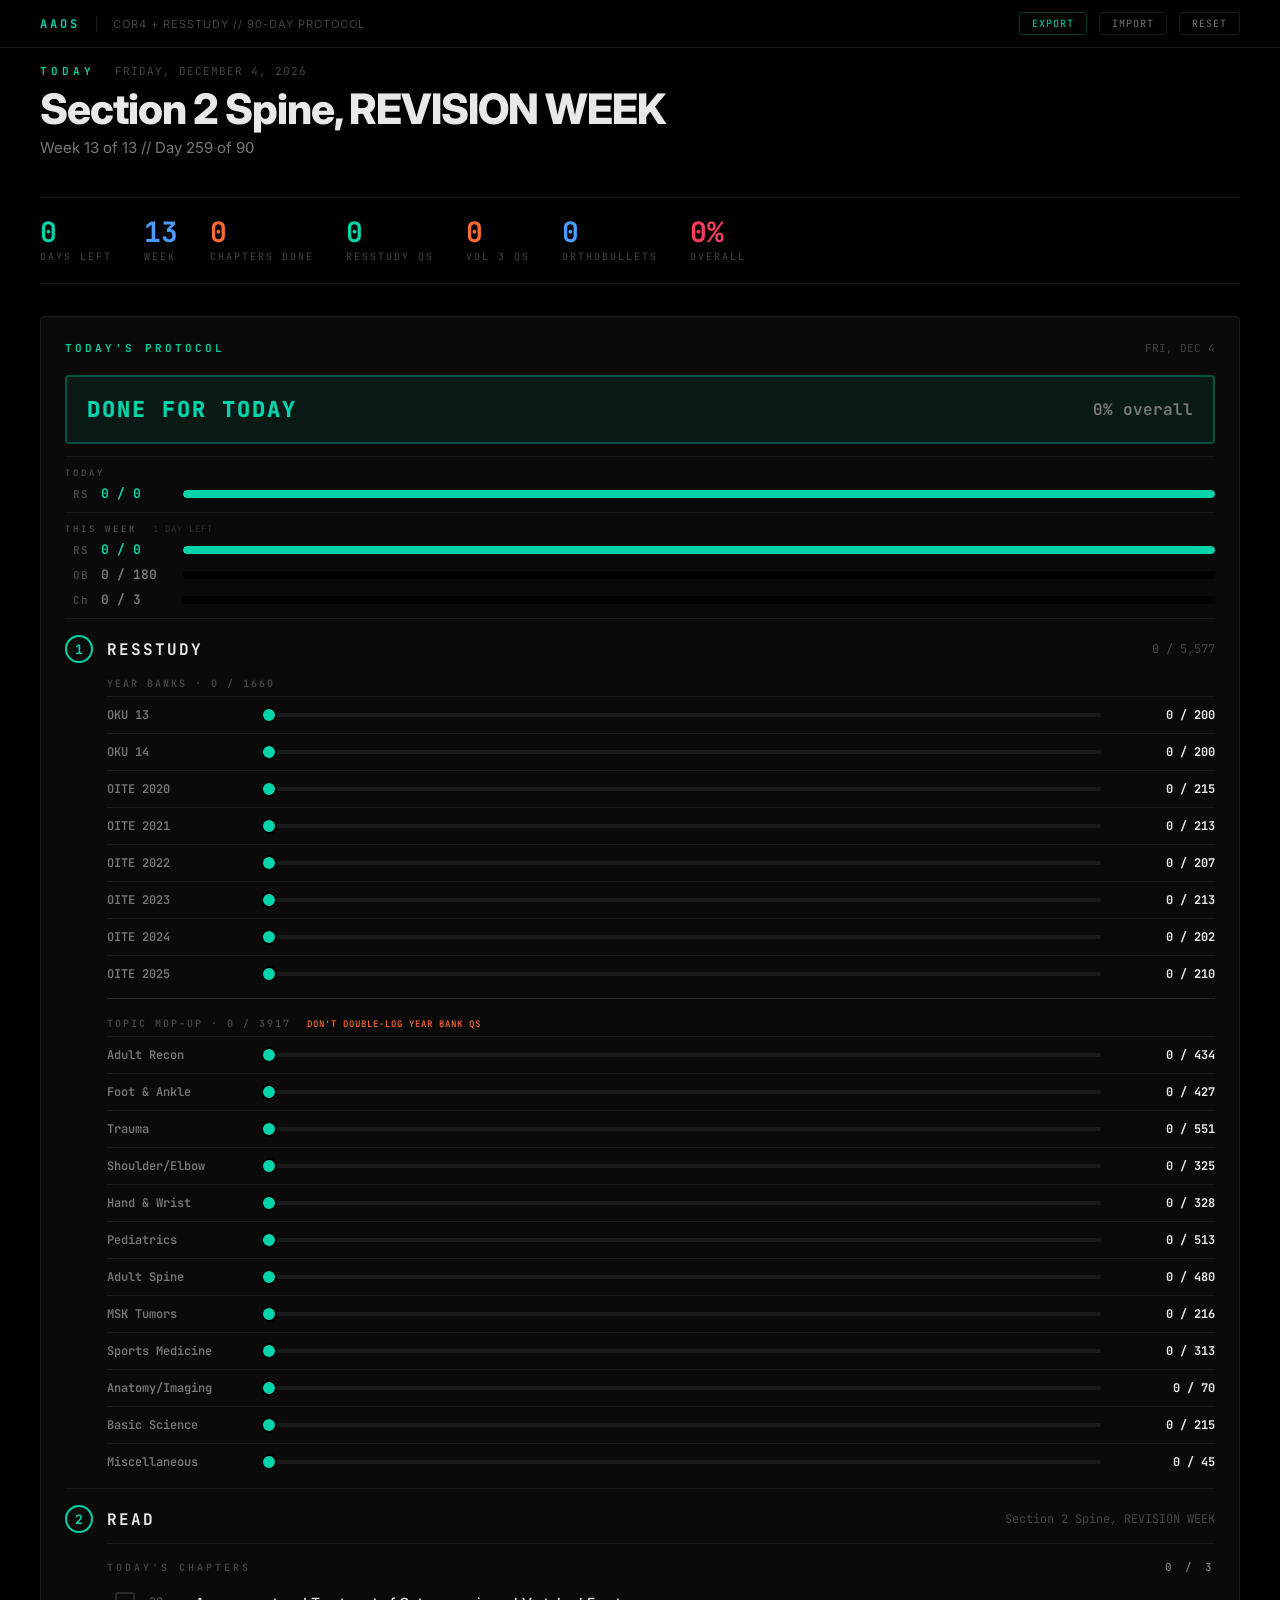
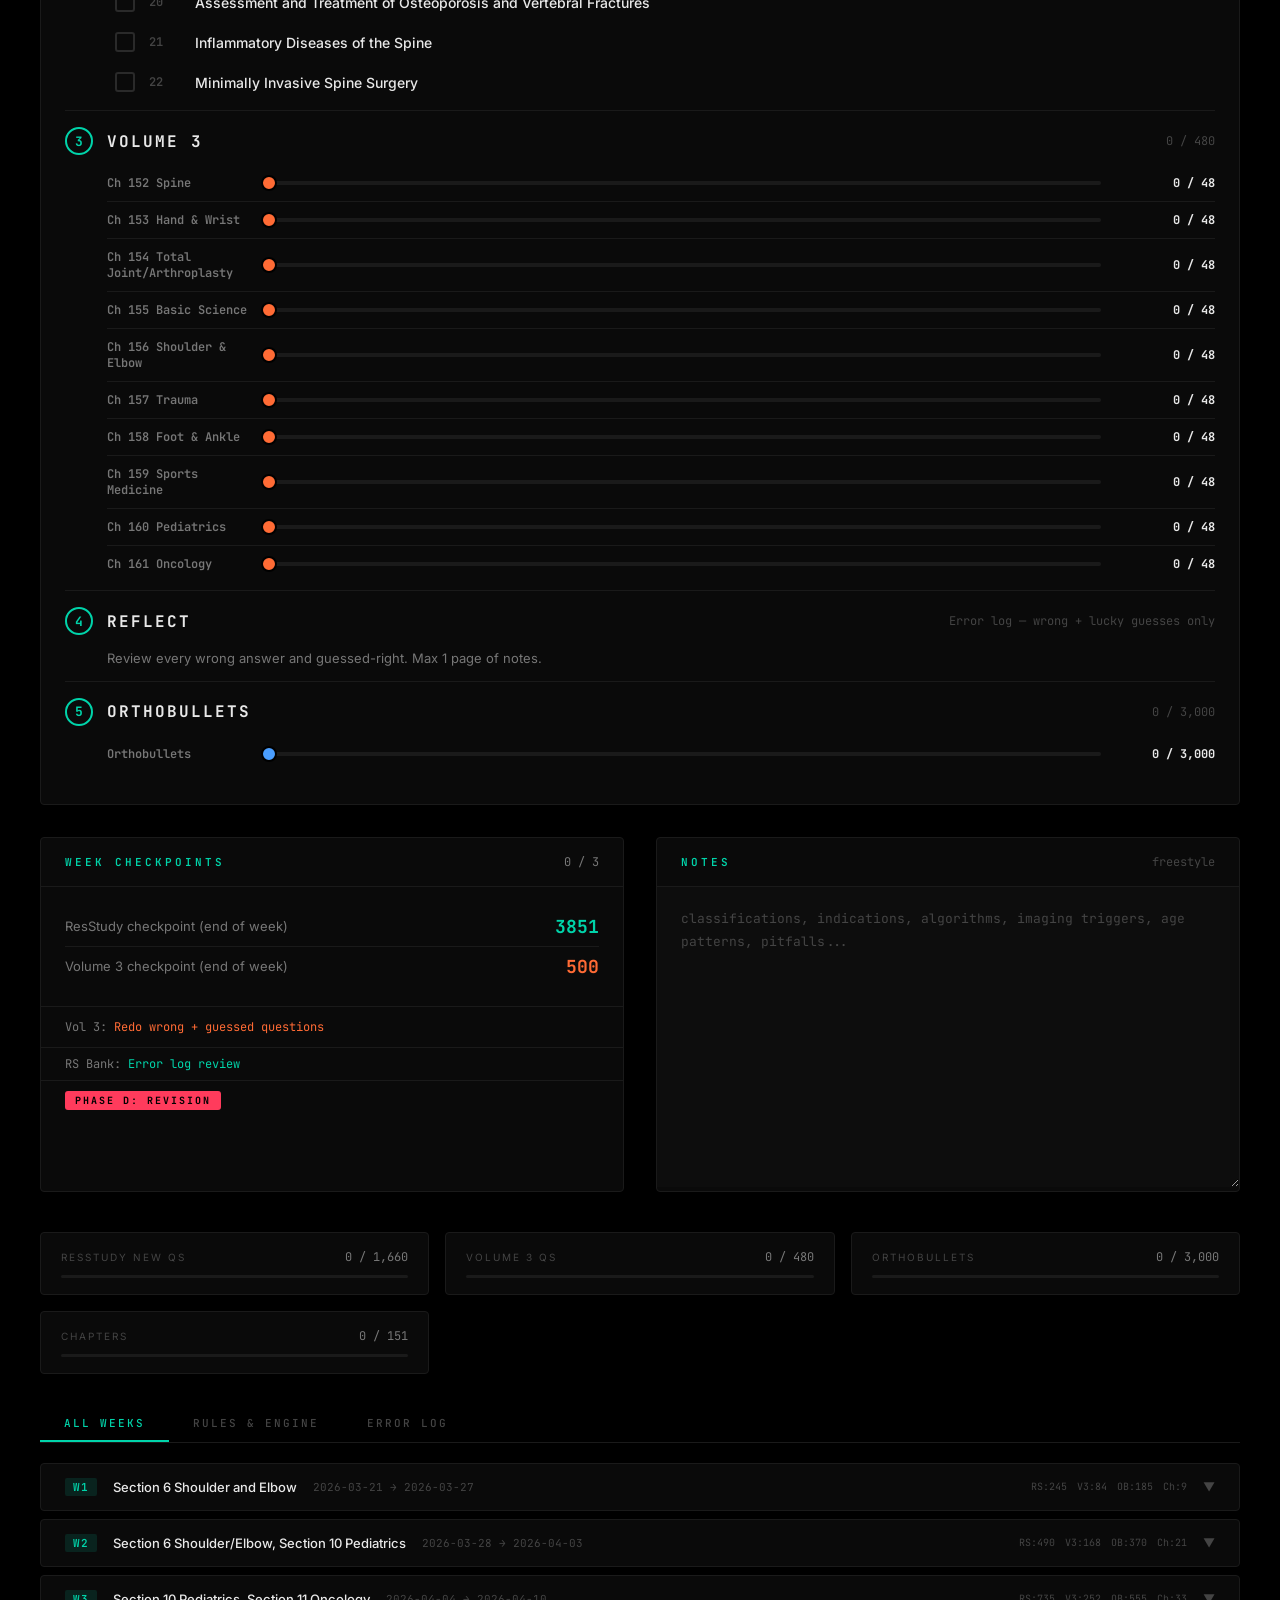
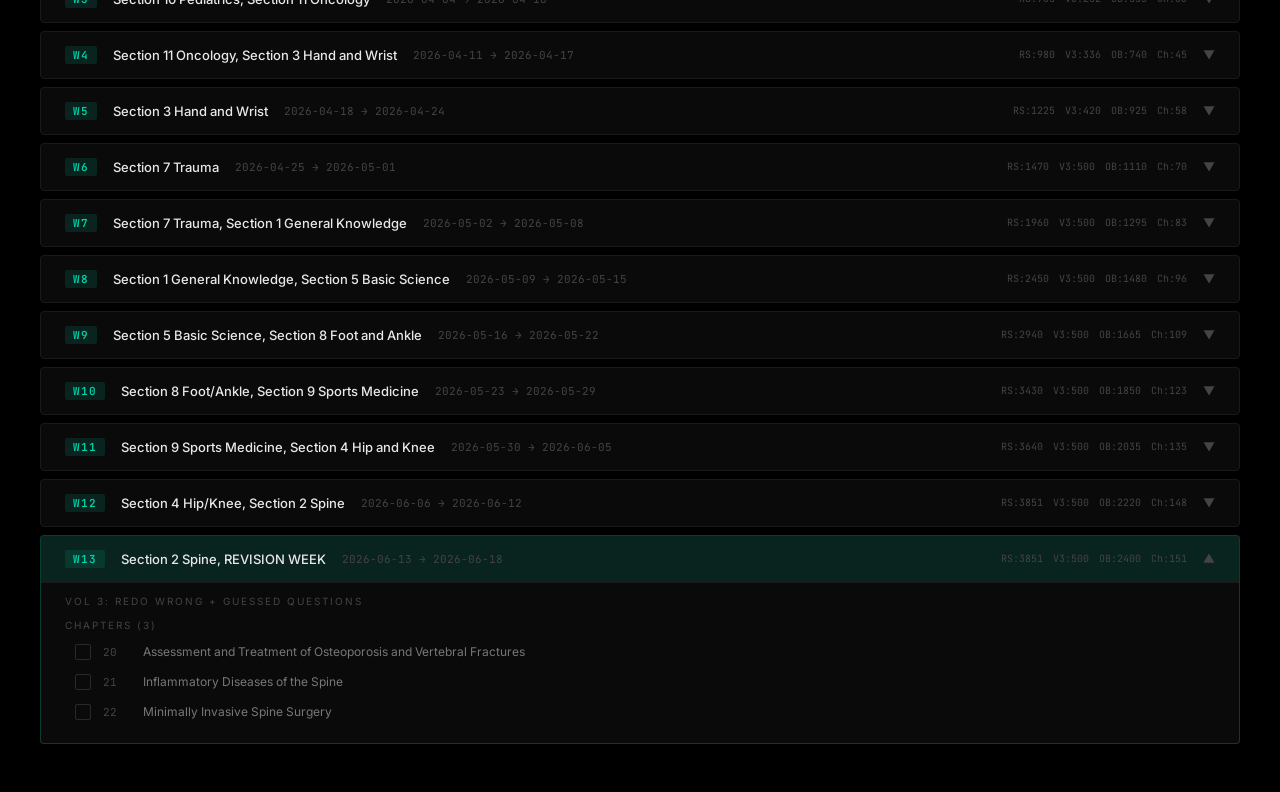
<file: index.html>
<!DOCTYPE html>
<html lang="en">
<head>
<meta charset="UTF-8">
<meta name="viewport" content="width=device-width, initial-scale=1.0">
<title>AAOS COR4 + ResStudy // 90-Day Tracker</title>
<style>
  @import url('https://fonts.googleapis.com/css2?family=Inter:wght@300;400;500;600;700;800;900&family=JetBrains+Mono:wght@400;500;600;700&display=swap');

  :root {
    --bg: #000000;
    --bg-card: #0a0a0a;
    --bg-input: #0d0d0d;
    --bg-hover: #111111;
    --border: #1a1a1a;
    --border-hover: #2a2a2a;
    --text: #e8e8e8;
    --text-dim: #777777;
    --text-muted: #444444;
    --accent: #00d4aa;
    --accent-dim: rgba(0,212,170,0.12);
    --accent-border: rgba(0,212,170,0.25);
    --warn: #ff6b35;
    --warn-dim: rgba(255,107,53,0.12);
    --danger: #ff3b5c;
    --danger-dim: rgba(255,59,92,0.12);
    --blue: #4a9eff;
    --blue-dim: rgba(74,158,255,0.12);
  }

  * { margin: 0; padding: 0; box-sizing: border-box; }
  body { background: var(--bg); color: var(--text); font-family: 'Inter', sans-serif; min-height: 100vh; }
  .mono { font-family: 'JetBrains Mono', monospace; }

  /* TOPBAR */
  .topbar {
    position: fixed; top: 0; left: 0; right: 0; z-index: 100;
    background: rgba(0,0,0,0.95); backdrop-filter: blur(20px);
    border-bottom: 1px solid var(--border);
    padding: 0 40px; height: 48px;
    display: flex; align-items: center; justify-content: space-between;
  }
  .topbar-left { display: flex; align-items: center; gap: 16px; }
  .topbar-logo {
    font-family: 'JetBrains Mono', monospace;
    font-weight: 700; font-size: 12px; color: var(--accent);
    letter-spacing: 3px; text-transform: uppercase;
  }
  .topbar-sep { width: 1px; height: 16px; background: var(--border); }
  .topbar-sub { font-size: 11px; color: var(--text-muted); letter-spacing: 1px; }
  .topbar-right { display: flex; align-items: center; gap: 12px; }
  .tb-btn {
    background: none; border: 1px solid var(--border); color: var(--text-dim);
    padding: 4px 12px; border-radius: 3px; font-size: 10px; cursor: pointer;
    font-family: 'JetBrains Mono', monospace; letter-spacing: 1px; text-transform: uppercase;
    transition: all 0.15s;
  }
  .tb-btn:hover { border-color: var(--text-dim); color: var(--text); }
  .tb-btn.accent { border-color: var(--accent-border); color: var(--accent); }
  .tb-btn.accent:hover { border-color: var(--accent); }

  /* LAYOUT */
  .shell { padding: 64px 40px 40px; max-width: 1600px; margin: 0 auto; }

  /* ===== TODAY HERO ===== */
  .today-hero { margin-bottom: 40px; }
  .today-date-row {
    display: flex; align-items: baseline; gap: 20px; margin-bottom: 8px;
  }
  .today-label {
    font-size: 11px; font-weight: 600; color: var(--accent);
    letter-spacing: 4px; text-transform: uppercase;
    font-family: 'JetBrains Mono', monospace;
  }
  .today-date {
    font-family: 'JetBrains Mono', monospace;
    font-size: 11px; color: var(--text-muted); letter-spacing: 1px;
  }
  .today-focus {
    font-size: 42px; font-weight: 800; color: var(--text);
    line-height: 1.1; margin-bottom: 6px; letter-spacing: -1px;
  }
  .today-section-sub {
    font-size: 15px; color: var(--text-dim); font-weight: 400;
    margin-bottom: 24px;
  }

  /* STATS ROW */
  .stats-row {
    display: flex; gap: 32px; margin-bottom: 32px;
    padding: 20px 0; border-top: 1px solid var(--border); border-bottom: 1px solid var(--border);
  }
  .stat-block {}
  .stat-num {
    font-family: 'JetBrains Mono', monospace;
    font-size: 28px; font-weight: 700; line-height: 1;
  }
  .stat-num.accent { color: var(--accent); }
  .stat-num.warn { color: var(--warn); }
  .stat-num.blue { color: var(--blue); }
  .stat-num.danger { color: var(--danger); }
  .stat-label {
    font-size: 10px; color: var(--text-muted);
    text-transform: uppercase; letter-spacing: 2px; margin-top: 4px;
    font-family: 'JetBrains Mono', monospace;
  }

  /* ===== TWO COLUMN LAYOUT ===== */
  .today-grid {
    display: grid; grid-template-columns: 1fr 1fr; gap: 32px;
    margin-bottom: 40px;
  }

  /* CHAPTERS PANEL */
  .panel {
    background: var(--bg-card);
    border: 1px solid var(--border);
    border-radius: 4px;
    overflow: hidden;
  }
  .panel-head {
    padding: 16px 24px;
    border-bottom: 1px solid var(--border);
    display: flex; align-items: center; justify-content: space-between;
  }
  .panel-title {
    font-size: 11px; font-weight: 600; color: var(--accent);
    letter-spacing: 3px; text-transform: uppercase;
    font-family: 'JetBrains Mono', monospace;
  }
  .panel-count {
    font-family: 'JetBrains Mono', monospace;
    font-size: 12px; color: var(--text-dim);
  }
  .panel-body { padding: 8px 0; }

  /* CHAPTER ITEMS */
  .ch-item {
    display: flex; align-items: center; gap: 16px;
    padding: 12px 24px; cursor: pointer;
    transition: background 0.1s;
  }
  .ch-item:hover { background: var(--bg-hover); }
  .ch-box {
    width: 22px; height: 22px; border: 2px solid var(--border-hover);
    border-radius: 3px; flex-shrink: 0;
    display: flex; align-items: center; justify-content: center;
    transition: all 0.15s;
  }
  .ch-box.on { background: var(--accent); border-color: var(--accent); }
  .ch-box.on::after { content: '\2713'; color: #000; font-size: 13px; font-weight: 800; }
  .ch-num {
    font-family: 'JetBrains Mono', monospace;
    font-size: 13px; color: var(--text-muted); width: 36px; flex-shrink: 0;
    font-weight: 600;
  }
  .ch-title { font-size: 15px; color: var(--text); font-weight: 500; line-height: 1.3; }
  .ch-item.done .ch-title { color: var(--text-muted); text-decoration: line-through; }

  /* QUESTION TARGETS */
  .q-targets {
    padding: 20px 24px;
    border-bottom: 1px solid var(--border);
  }
  .q-row {
    display: flex; align-items: center; justify-content: space-between;
    padding: 8px 0;
  }
  .q-row + .q-row { border-top: 1px solid var(--border); }
  .q-label { font-size: 13px; color: var(--text-dim); }
  .q-value {
    font-family: 'JetBrains Mono', monospace;
    font-size: 18px; font-weight: 700;
  }
  .q-value.accent { color: var(--accent); }
  .q-value.warn { color: var(--warn); }

  /* DAILY TARGETS */
  .daily-targets {
    padding: 0 24px 16px;
    border-bottom: 1px solid var(--border);
  }
  /* STATUS BANNER */
  .today-status {
    display: flex; justify-content: space-between; align-items: center;
    padding: 18px 20px; border-radius: 4px; margin-bottom: 12px;
  }
  .today-status.go {
    background: rgba(255,59,92,0.08); border: 2px solid rgba(255,59,92,0.3);
  }
  .today-status.good {
    background: rgba(0,212,170,0.08); border: 2px solid rgba(0,212,170,0.3);
  }
  .ts-label {
    font-family: 'JetBrains Mono', monospace;
    font-size: 22px; font-weight: 800; letter-spacing: 2px;
  }
  .today-status.go .ts-label { color: var(--danger); }
  .today-status.good .ts-label { color: var(--accent); }
  .ts-pct {
    font-family: 'JetBrains Mono', monospace;
    font-size: 16px; font-weight: 700; color: var(--text-dim);
  }
  /* TODAY BARS */
  .today-bars { display: flex; flex-direction: column; gap: 8px; margin-bottom: 10px; }
  .tb-row { display: flex; align-items: center; gap: 12px; }
  .tb-name {
    font-family: 'JetBrains Mono', monospace;
    font-size: 11px; font-weight: 700; color: var(--text-muted);
    width: 24px; text-align: right; letter-spacing: 1px;
  }
  .tb-nums {
    font-family: 'JetBrains Mono', monospace;
    font-size: 13px; font-weight: 700; color: var(--text-dim);
    width: 70px;
  }
  .tb-nums.ok { color: var(--accent); }
  .tb-bar {
    flex: 1; height: 8px; background: var(--bg); border-radius: 4px;
    overflow: hidden;
  }
  .tb-fill { height: 100%; border-radius: 4px; transition: width 0.3s; }
  .tb-section-label {
    font-family: 'JetBrains Mono', monospace;
    font-size: 9px; font-weight: 700; color: var(--text-muted);
    letter-spacing: 3px; text-transform: uppercase;
    padding: 10px 0 6px; margin-top: 6px;
    border-top: 1px solid var(--border);
  }
  .tb-section-label:first-of-type { border-top: none; margin-top: 0; }
  .tb-section-sub {
    font-weight: 400; color: var(--text-muted); letter-spacing: 1px;
    opacity: 0.6; margin-left: 8px;
  }

  /* TODAY CHAPTERS (inside log-today) */
  .lt-ch-head {
    font-size: 10px; font-weight: 600; color: var(--text-muted);
    letter-spacing: 3px; text-transform: uppercase;
    font-family: 'JetBrains Mono', monospace;
    padding: 16px 0 8px; margin-top: 8px;
    border-top: 1px solid var(--border);
    display: flex; justify-content: space-between; align-items: center;
  }
  .lt-ch-count {
    font-size: 11px; color: var(--text-dim);
    font-family: 'JetBrains Mono', monospace;
  }
  .lt-ch {
    display: flex; align-items: center; gap: 14px;
    padding: 10px 8px; border-radius: 3px; cursor: pointer;
    transition: background 0.1s;
  }
  .lt-ch:hover { background: var(--bg-hover); }
  .lt-ch-box {
    width: 20px; height: 20px; border: 2px solid var(--border-hover);
    border-radius: 3px; flex-shrink: 0;
    display: flex; align-items: center; justify-content: center;
    transition: all 0.15s;
  }
  .lt-ch-box.on { background: var(--accent); border-color: var(--accent); }
  .lt-ch-box.on::after { content: '\2713'; color: #000; font-size: 12px; font-weight: 800; }
  .lt-ch-num {
    font-family: 'JetBrains Mono', monospace;
    font-size: 12px; color: var(--text-muted); width: 32px; flex-shrink: 0; font-weight: 600;
  }
  .lt-ch-title { font-size: 14px; color: var(--text); font-weight: 500; }
  .lt-ch.done .lt-ch-title { color: var(--text-muted); text-decoration: line-through; }

  /* 4R STEPS */
  .r-step {
    border-top: 1px solid var(--border);
    padding: 16px 0 8px;
  }
  .r-step-head {
    display: flex; align-items: center; gap: 14px; margin-bottom: 10px;
  }
  .r-step-num {
    width: 28px; height: 28px; border-radius: 50%;
    border: 2px solid var(--accent); color: var(--accent);
    font-family: 'JetBrains Mono', monospace; font-weight: 700; font-size: 13px;
    display: flex; align-items: center; justify-content: center; flex-shrink: 0;
  }
  .r-step-name {
    font-family: 'JetBrains Mono', monospace; font-weight: 700;
    font-size: 16px; color: var(--text); text-transform: uppercase;
    letter-spacing: 2px;
  }
  .r-step-desc {
    font-size: 12px; color: var(--text-muted); margin-left: auto;
    font-family: 'JetBrains Mono', monospace;
  }
  .r-step-body { padding-left: 42px; }
  .r-range-info {
    font-family: 'JetBrains Mono', monospace;
    font-size: 20px; font-weight: 700; color: var(--accent);
    padding: 4px 0 8px; letter-spacing: 1px;
  }
  .r-reflect-note {
    font-size: 13px; color: var(--text-dim);
    font-family: 'Inter', sans-serif; line-height: 1.5; padding: 4px 0;
  }

  /* LOG TODAY */
  .log-today {
    background: var(--bg-card); border: 1px solid var(--border);
    border-radius: 4px; padding: 24px; margin-bottom: 32px;
  }
  .log-today-head {
    display: flex; align-items: center; justify-content: space-between;
    margin-bottom: 20px;
  }
  .log-today-title {
    font-size: 11px; font-weight: 600; color: var(--accent);
    letter-spacing: 3px; text-transform: uppercase;
    font-family: 'JetBrains Mono', monospace;
  }
  .log-today-day {
    font-size: 11px; color: var(--text-muted);
    font-family: 'JetBrains Mono', monospace;
  }
  .slider-row {
    display: flex; align-items: center; gap: 16px;
    padding: 12px 0;
  }
  .slider-row + .slider-row { border-top: 1px solid var(--border); }
  .slider-label {
    font-size: 12px; color: var(--text-dim); width: 120px; flex-shrink: 0;
  }
  .slider-wrap { flex: 1; position: relative; }
  .slider-input {
    -webkit-appearance: none; appearance: none;
    width: 100%; height: 4px; background: var(--border);
    border-radius: 2px; outline: none; cursor: pointer;
  }
  .slider-input::-webkit-slider-thumb {
    -webkit-appearance: none; appearance: none;
    width: 18px; height: 18px; border-radius: 50%;
    cursor: pointer; border: 2px solid #000;
  }
  .slider-input.accent-slider::-webkit-slider-thumb { background: var(--accent); }
  .slider-input.warn-slider::-webkit-slider-thumb { background: var(--warn); }
  .slider-input.ob-slider::-webkit-slider-thumb { background: var(--blue); }
  .slider-input::-moz-range-thumb {
    width: 18px; height: 18px; border-radius: 50%;
    cursor: pointer; border: 2px solid #000;
  }
  .slider-input.accent-slider::-moz-range-thumb { background: var(--accent); }
  .slider-input.warn-slider::-moz-range-thumb { background: var(--warn); }
  .slider-input.ob-slider::-moz-range-thumb { background: var(--blue); }
  .bank-slider {
    display: grid;
    grid-template-columns: 140px 1fr 100px;
    align-items: center; gap: 14px;
    padding: 10px 0;
    border-top: 1px solid var(--border);
  }
  .bank-slider:first-child { border-top: none; }
  .bank-section-label {
    font-family: 'JetBrains Mono', monospace;
    font-size: 10px; font-weight: 700; letter-spacing: 2px;
    color: var(--text-muted); text-transform: uppercase;
    padding: 18px 0 6px;
    border-top: 1px solid var(--border-hover);
    margin-top: 6px;
  }
  .bank-section-label:first-child {
    border-top: none; margin-top: 0; padding-top: 4px;
  }
  .bank-section-hint {
    color: var(--warn); font-weight: 500; font-size: 9px;
    letter-spacing: 1px; margin-left: 8px;
  }
  .bank-name {
    font-size: 12px; color: var(--text-dim); font-weight: 600;
    font-family: 'JetBrains Mono', monospace;
  }
  .bank-slider input[type=range] {
    width: 100%; height: 4px;
    -webkit-appearance: none; appearance: none;
    background: var(--border); border-radius: 2px; outline: none;
  }
  .bank-slider input[type=range]::-webkit-slider-thumb {
    -webkit-appearance: none; appearance: none;
    width: 16px; height: 16px; border-radius: 50%;
    cursor: pointer; border: 2px solid #000;
  }
  .bank-slider input[type=range]::-moz-range-thumb {
    width: 16px; height: 16px; border-radius: 50%;
    cursor: pointer; border: 2px solid #000;
  }
  .bank-slider[data-type=rs] input::-webkit-slider-thumb { background: var(--accent); }
  .bank-slider[data-type=rs] input::-moz-range-thumb { background: var(--accent); }
  .bank-slider[data-type=v3] input::-webkit-slider-thumb { background: var(--warn); }
  .bank-slider[data-type=v3] input::-moz-range-thumb { background: var(--warn); }
  .bank-slider[data-type=ob] input::-webkit-slider-thumb { background: var(--blue); }
  .bank-slider[data-type=ob] input::-moz-range-thumb { background: var(--blue); }
  .bank-count {
    font-family: 'JetBrains Mono', monospace;
    font-size: 12px; color: var(--text); font-weight: 700;
    text-align: right;
  }
  .bank-slider.done .bank-count { color: var(--accent); }
  .slider-val {
    font-family: 'JetBrains Mono', monospace;
    font-size: 22px; font-weight: 700; width: 56px;
    text-align: right; flex-shrink: 0;
  }
  .slider-val.accent { color: var(--accent); }
  .slider-val.warn { color: var(--warn); }
  .slider-max {
    font-family: 'JetBrains Mono', monospace;
    font-size: 10px; color: var(--text-muted); width: 40px; text-align: right;
    flex-shrink: 0;
  }

  /* NOTE CANVAS */
  .note-canvas {
    width: 100%; min-height: 300px;
    background: var(--bg-input); border: none;
    padding: 20px 24px;
    font-family: 'JetBrains Mono', monospace;
    font-size: 13px; color: var(--text); line-height: 1.8;
    resize: vertical; outline: none;
  }
  .note-canvas::placeholder { color: var(--text-muted); }
  .note-canvas:focus { background: #0f0f0f; }

  /* V3 FOCUS */
  .v3-focus {
    padding: 12px 24px;
    border-bottom: 1px solid var(--border);
    font-size: 12px; color: var(--text-dim);
    font-family: 'JetBrains Mono', monospace;
  }
  .v3-focus span { color: var(--warn); }
  .rs-source {
    padding: 8px 24px;
    border-bottom: 1px solid var(--border);
    font-size: 12px; color: var(--text-dim);
    font-family: 'JetBrains Mono', monospace;
  }
  .rs-source span { color: var(--accent); }
  .phase-badge {
    padding: 10px 24px;
    font-size: 11px; font-weight: 700; color: var(--text-muted);
    letter-spacing: 3px; text-transform: uppercase;
    font-family: 'JetBrains Mono', monospace;
  }
  .phase-badge .ph-label {
    display: inline-block; padding: 3px 10px; border-radius: 3px;
    font-size: 10px; letter-spacing: 2px;
  }
  .phase-badge .ph-A { background: var(--accent); color: #000; }
  .phase-badge .ph-B { background: var(--blue); color: #000; }
  .phase-badge .ph-C { background: var(--warn); color: #000; }
  .phase-badge .ph-D { background: var(--danger); color: #000; }

  /* ===== DAILY INPUT ROW ===== */
  /* ===== PROGRESS BARS ===== */
  .progress-strip {
    display: grid; grid-template-columns: repeat(3, 1fr); gap: 16px;
    margin-bottom: 32px;
  }
  .prog-card {
    background: var(--bg-card); border: 1px solid var(--border);
    border-radius: 4px; padding: 16px 20px;
  }
  .prog-head {
    display: flex; justify-content: space-between; align-items: center;
    margin-bottom: 10px;
  }
  .prog-title {
    font-size: 10px; color: var(--text-muted);
    text-transform: uppercase; letter-spacing: 2px;
  }
  .prog-count {
    font-family: 'JetBrains Mono', monospace;
    font-size: 12px; color: var(--text-dim);
  }
  .prog-bar { height: 3px; background: var(--border); border-radius: 2px; overflow: hidden; }
  .prog-fill { height: 100%; border-radius: 2px; transition: width 0.5s; }
  .prog-fill.accent { background: var(--accent); }
  .prog-fill.warn { background: var(--warn); }
  .prog-fill.blue { background: var(--blue); }

  /* ===== TABS ===== */
  .tabs { display: flex; gap: 0; border-bottom: 1px solid var(--border); margin-bottom: 0; }
  .tab {
    padding: 10px 24px; font-size: 11px; color: var(--text-muted);
    text-transform: uppercase; letter-spacing: 2px; cursor: pointer;
    border: none; background: none; border-bottom: 2px solid transparent;
    transition: all 0.15s; font-family: 'JetBrains Mono', monospace; font-weight: 500;
  }
  .tab:hover { color: var(--text-dim); }
  .tab.active { color: var(--accent); border-bottom-color: var(--accent); }
  .tab-content { display: none; }
  .tab-content.active { display: block; }

  /* WEEK CARDS */
  .weeks-grid { padding-top: 20px; }
  .wk-card {
    background: var(--bg-card); border: 1px solid var(--border);
    border-radius: 4px; margin-bottom: 8px; overflow: hidden;
  }
  .wk-card.current { border-color: var(--accent-border); }
  .wk-card.current .wk-head { background: var(--accent-dim); }
  .wk-head {
    display: flex; align-items: center; justify-content: space-between;
    padding: 14px 24px; cursor: pointer; user-select: none;
  }
  .wk-head-left { display: flex; align-items: center; gap: 16px; }
  .wk-num {
    font-family: 'JetBrains Mono', monospace;
    font-size: 11px; color: var(--accent);
    background: var(--accent-dim); padding: 2px 8px; border-radius: 2px;
    letter-spacing: 1px; font-weight: 600;
  }
  .wk-focus { font-size: 13px; color: var(--text); font-weight: 500; }
  .wk-dates { font-size: 11px; color: var(--text-muted); font-family: 'JetBrains Mono', monospace; }
  .wk-head-right { display: flex; align-items: center; gap: 16px; }
  .wk-targets {
    display: flex; gap: 10px;
    font-family: 'JetBrains Mono', monospace; font-size: 10px; color: var(--text-muted);
  }
  .chevron { color: var(--text-muted); font-size: 12px; transition: transform 0.2s; }
  .wk-card.open .chevron { transform: rotate(180deg); }
  .wk-body { display: none; padding: 0 24px 16px; border-top: 1px solid var(--border); }
  .wk-card.open .wk-body { display: block; }
  .wk-section-label {
    font-size: 10px; color: var(--text-muted);
    text-transform: uppercase; letter-spacing: 2px; margin: 12px 0 6px;
  }
  .wk-ch {
    display: flex; align-items: center; gap: 12px;
    padding: 7px 10px; border-radius: 3px; transition: background 0.1s;
  }
  .wk-ch:hover { background: var(--bg-hover); }
  .wk-ch-box {
    width: 16px; height: 16px; border: 1.5px solid var(--border-hover);
    border-radius: 2px; flex-shrink: 0; cursor: pointer;
    display: flex; align-items: center; justify-content: center;
    transition: all 0.15s;
  }
  .wk-ch-box.on { background: var(--accent); border-color: var(--accent); }
  .wk-ch-box.on::after { content: '\2713'; color: #000; font-size: 10px; font-weight: 800; }
  .wk-ch-num {
    font-family: 'JetBrains Mono', monospace;
    font-size: 11px; color: var(--text-muted); width: 28px; flex-shrink: 0;
  }
  .wk-ch-title { font-size: 12px; color: var(--text-dim); }
  .wk-ch.done .wk-ch-title { color: var(--text-muted); text-decoration: line-through; }

  /* DAILY LOG */
  .daily-log-grid { padding-top: 20px; }
  .dl-week {
    background: var(--bg-card); border: 1px solid var(--border);
    border-radius: 4px; padding: 20px 24px; margin-bottom: 12px;
  }
  .dl-week-title {
    font-size: 11px; color: var(--accent);
    letter-spacing: 3px; text-transform: uppercase;
    font-family: 'JetBrains Mono', monospace; font-weight: 600;
    margin-bottom: 4px;
  }
  .dl-week-meta {
    font-size: 11px; color: var(--text-muted);
    font-family: 'JetBrains Mono', monospace; margin-bottom: 12px;
  }
  .dl-grid {
    display: grid; grid-template-columns: repeat(7, 1fr); gap: 8px;
  }
  .dl-cell {
    background: var(--bg); border: 1px solid var(--border);
    border-radius: 3px; padding: 10px; text-align: center; min-height: 80px;
  }
  .dl-cell.today { border-color: var(--accent-border); }
  .dl-day { font-size: 9px; color: var(--text-muted); text-transform: uppercase; letter-spacing: 1px; margin-bottom: 2px; }
  .dl-date {
    font-family: 'JetBrains Mono', monospace;
    font-size: 13px; color: var(--text-dim); margin-bottom: 6px; font-weight: 600;
  }
  .dl-input {
    background: var(--bg-input); border: 1px solid var(--border);
    border-radius: 2px; padding: 4px; width: 100%; text-align: center;
    font-family: 'JetBrains Mono', monospace; font-size: 11px;
    color: var(--text); outline: none; margin-bottom: 3px;
  }
  .dl-input:focus { border-color: var(--accent-border); }
  .dl-input::placeholder { color: var(--text-muted); font-size: 9px; }

  /* RULES */
  .rules-panel { padding-top: 20px; }
  .rule-section {
    background: var(--bg-card); border: 1px solid var(--border);
    border-radius: 4px; padding: 24px; margin-bottom: 12px;
  }
  .rule-section-title {
    font-size: 11px; color: var(--accent);
    text-transform: uppercase; letter-spacing: 3px; margin-bottom: 16px;
    font-weight: 600; font-family: 'JetBrains Mono', monospace;
  }
  .rule-item {
    display: flex; align-items: flex-start; gap: 12px;
    padding: 8px 0; border-bottom: 1px solid var(--border);
  }
  .rule-item:last-child { border-bottom: none; }
  .rule-dot { width: 4px; height: 4px; background: var(--accent); border-radius: 50%; margin-top: 7px; flex-shrink: 0; }
  .rule-text { font-size: 13px; color: var(--text-dim); line-height: 1.6; }

  .engine-table { width: 100%; border-collapse: collapse; font-size: 12px; }
  .engine-table th {
    text-align: left; font-size: 10px; color: var(--text-muted);
    text-transform: uppercase; letter-spacing: 1px; padding: 8px 12px;
    border-bottom: 1px solid var(--border); font-weight: 500;
  }
  .engine-table td {
    padding: 10px 12px; border-bottom: 1px solid var(--border);
    color: var(--text-dim); font-family: 'JetBrains Mono', monospace; font-size: 11px;
  }
  .engine-table tr:last-child td { border-bottom: none; }
  .engine-label { font-family: 'Inter', sans-serif !important; font-weight: 500; color: var(--text) !important; }
  .etag { display: inline-block; padding: 2px 8px; border-radius: 2px; font-size: 10px; font-weight: 600; font-family: 'JetBrains Mono', monospace; letter-spacing: 1px; }
  .etag.heavy { background: var(--accent-dim); color: var(--accent); }
  .etag.standard { background: var(--blue-dim); color: var(--blue); }
  .etag.slow { background: var(--warn-dim); color: var(--warn); }
  .etag.rescue { background: var(--danger-dim); color: var(--danger); }

  .section-order { display: flex; flex-wrap: wrap; gap: 6px; margin-top: 12px; }
  .s-pill {
    display: flex; align-items: center; gap: 6px;
    background: var(--bg); border: 1px solid var(--border);
    border-radius: 3px; padding: 5px 10px; font-size: 11px; color: var(--text-dim);
  }
  .s-pill .n { font-family: 'JetBrains Mono', monospace; font-size: 9px; color: var(--text-muted); }
  .s-pill.done { border-color: var(--accent-border); }
  .s-pill.done .n { color: var(--accent); }
  .s-pill.now { border-color: var(--accent); background: var(--accent-dim); }
  .s-pill.now .n { color: var(--accent); }
  .s-arrow { color: var(--text-muted); font-size: 10px; }

  /* ERROR LOG */
  .error-log { padding: 0; }
  .el-dump-head {
    display: flex; align-items: center; justify-content: space-between;
    margin-bottom: 12px;
  }
  .el-title {
    font-size: 11px; color: var(--danger);
    text-transform: uppercase; letter-spacing: 3px;
    font-weight: 600; font-family: 'JetBrains Mono', monospace;
  }
  .el-stats {
    display: flex; gap: 16px; font-family: 'JetBrains Mono', monospace; font-size: 12px;
  }
  .el-stat { color: var(--text-dim); }
  .el-stat b { font-weight: 700; }
  .el-stat.wrong b { color: var(--danger); }
  .el-stat.guessed b { color: var(--warn); }
  .el-dump-area {
    width: 100%; min-height: 140px; background: var(--bg-input);
    border: 1px solid var(--border); border-radius: 3px;
    padding: 12px; font-family: 'JetBrains Mono', monospace;
    font-size: 11px; color: var(--text); resize: vertical;
    outline: none; line-height: 1.5;
  }
  .el-dump-area:focus { border-color: var(--danger); }
  .el-dump-area::placeholder { color: var(--text-muted); }
  .el-btns {
    display: flex; gap: 10px; margin-top: 10px;
  }
  .el-btn {
    flex: 1; padding: 10px; border: 1px solid var(--border);
    border-radius: 3px; background: var(--bg-input); cursor: pointer;
    font-family: 'JetBrains Mono', monospace; font-size: 12px;
    font-weight: 700; letter-spacing: 2px; text-transform: uppercase;
    transition: all 0.15s;
  }
  .el-btn.wrong { color: var(--danger); }
  .el-btn.wrong:hover { background: var(--danger-dim); border-color: var(--danger); }
  .el-btn.guessed { color: var(--warn); }
  .el-btn.guessed:hover { background: var(--warn-dim); border-color: var(--warn); }
  .el-btn.export-md { color: var(--accent); flex: 0; padding: 10px 20px; }
  .el-btn.export-md:hover { background: var(--accent-dim); border-color: var(--accent); }
  .el-entries { margin-top: 20px; }
  .el-entry {
    border: 1px solid var(--border); border-radius: 3px;
    padding: 14px; margin-bottom: 8px; background: var(--bg-input);
  }
  .el-entry-head {
    display: flex; align-items: center; gap: 10px; margin-bottom: 8px;
  }
  .el-tag {
    font-family: 'JetBrains Mono', monospace; font-size: 10px;
    font-weight: 700; letter-spacing: 1px; text-transform: uppercase;
    padding: 2px 8px; border-radius: 2px;
  }
  .el-tag.wrong { color: var(--danger); background: var(--danger-dim); }
  .el-tag.guessed { color: var(--warn); background: var(--warn-dim); }
  .el-source {
    font-family: 'JetBrains Mono', monospace; font-size: 10px;
    font-weight: 600; letter-spacing: 1px;
    padding: 2px 8px; border-radius: 2px;
    color: var(--blue); background: rgba(74,158,255,0.1);
  }
  .el-qid {
    font-family: 'JetBrains Mono', monospace; font-size: 12px;
    color: var(--text-dim); font-weight: 600;
  }
  .el-date {
    font-family: 'JetBrains Mono', monospace; font-size: 10px;
    color: var(--text-muted); margin-left: auto;
  }
  .el-entry { cursor: pointer; transition: background 0.15s; }
  .el-entry:hover { background: rgba(255,255,255,0.02); }
  .el-chevron {
    font-size: 10px; color: var(--text-muted); transition: transform 0.2s;
    margin-left: auto;
  }
  .el-entry.expanded .el-chevron { transform: rotate(180deg); }
  .el-preview {
    font-size: 12px; color: var(--text-dim); line-height: 1.4;
    white-space: nowrap; overflow: hidden; text-overflow: ellipsis;
  }
  .el-entry.expanded .el-preview { display: none; }
  .el-full { display: none; }
  .el-entry.expanded .el-full { display: block; margin-top: 8px; }
  .el-question {
    font-size: 13px; color: var(--text); line-height: 1.6;
    margin-bottom: 8px;
  }
  .el-choices {
    font-size: 12px; color: var(--text-dim); line-height: 1.6;
    margin-bottom: 8px; padding-left: 8px;
    border-left: 2px solid var(--border);
  }
  .el-answer {
    font-family: 'JetBrains Mono', monospace; font-size: 12px;
    color: var(--accent); font-weight: 600;
  }
  .el-discussion {
    font-size: 11px; color: var(--text-muted); line-height: 1.5;
    margin-top: 8px; padding-top: 8px; border-top: 1px solid var(--border);
  }
  .el-del {
    background: none; border: none; color: var(--text-muted); cursor: pointer;
    font-size: 14px; padding: 0 4px; margin-left: 8px;
  }
  .el-del:hover { color: var(--danger); }

  /* RESPONSIVE */
  @media (max-width: 1000px) {
    .today-grid { grid-template-columns: 1fr; }
    .progress-strip { grid-template-columns: 1fr; }
    .stats-row { flex-wrap: wrap; gap: 20px; }
    .dl-grid { grid-template-columns: repeat(4, 1fr); }
    .today-focus { font-size: 28px; }
    .shell { padding: 60px 16px 32px; }
  }
  @media (max-width: 600px) {
    .dl-grid { grid-template-columns: repeat(2, 1fr); }
    .wk-head { flex-direction: column; align-items: flex-start; gap: 6px; }
  }
</style>
</head>
<body>

<div class="topbar">
  <div class="topbar-left">
    <div class="topbar-logo">AAOS</div>
    <div class="topbar-sep"></div>
    <div class="topbar-sub">COR4 + RESSTUDY // 90-DAY PROTOCOL</div>
  </div>
  <div class="topbar-right">
    <button class="tb-btn accent" onclick="exportData()">EXPORT</button>
    <button class="tb-btn" onclick="document.getElementById('import-file').click()">IMPORT</button>
    <input type="file" id="import-file" accept=".json" style="display:none" onchange="importData(event)">
    <button class="tb-btn" onclick="resetAll()">RESET</button>
  </div>
</div>

<div class="shell">

  <!-- ===== TODAY HERO ===== -->
  <div class="today-hero">
    <div class="today-date-row">
      <div class="today-label">Today</div>
      <div class="today-date" id="today-date"></div>
    </div>
    <div class="today-focus" id="today-focus"></div>
    <div class="today-section-sub" id="today-sub"></div>
  </div>

  <!-- STATS ROW -->
  <div class="stats-row">
    <div class="stat-block">
      <div class="stat-num accent" id="s-days">--</div>
      <div class="stat-label">Days Left</div>
    </div>
    <div class="stat-block">
      <div class="stat-num blue" id="s-week">--</div>
      <div class="stat-label">Week</div>
    </div>
    <div class="stat-block">
      <div class="stat-num warn" id="s-ch">0</div>
      <div class="stat-label">Chapters Done</div>
    </div>
    <div class="stat-block">
      <div class="stat-num" id="s-rs" style="color:var(--accent)">0</div>
      <div class="stat-label">ResStudy Qs</div>
    </div>
    <div class="stat-block">
      <div class="stat-num" id="s-v3" style="color:var(--warn)">0</div>
      <div class="stat-label">Vol 3 Qs</div>
    </div>
    <div class="stat-block">
      <div class="stat-num" id="s-ob" style="color:var(--blue)">0</div>
      <div class="stat-label">Orthobullets</div>
    </div>
    <div class="stat-block">
      <div class="stat-num danger" id="s-pct">0%</div>
      <div class="stat-label">Overall</div>
    </div>
  </div>

  <!-- ===== 4R PROTOCOL: REVIEW → READ → REINFORCE → REFLECT ===== -->
  <div class="log-today" id="log-today">
    <div class="log-today-head">
      <div class="log-today-title">Today's Protocol</div>
      <div class="log-today-day" id="log-today-day"></div>
    </div>

    <div id="log-today-targets">
      <!-- daily targets rendered here -->
    </div>

    <!-- STEP 1: REVIEW - ResStudy banks -->
    <div class="r-step">
      <div class="r-step-head">
        <div class="r-step-num">1</div>
        <div class="r-step-name">ResStudy</div>
        <div class="r-step-desc" id="rs-total-desc">0 / 1,660</div>
      </div>
      <div class="r-step-body" id="rs-banks-container"></div>
    </div>

    <!-- STEP 2: READ -->
    <div class="r-step">
      <div class="r-step-head">
        <div class="r-step-num">2</div>
        <div class="r-step-name">Read</div>
        <div class="r-step-desc" id="r-read-desc">Chapters</div>
      </div>
      <div class="r-step-body" id="log-today-chapters">
        <!-- today's chapters rendered here -->
      </div>
    </div>

    <!-- STEP 3: REINFORCE - V3 chapters -->
    <div class="r-step">
      <div class="r-step-head">
        <div class="r-step-num">3</div>
        <div class="r-step-name">Volume 3</div>
        <div class="r-step-desc" id="v3-total-desc">0 / 480</div>
      </div>
      <div class="r-step-body" id="v3-chapters-container"></div>
    </div>

    <!-- STEP 4: REFLECT -->
    <div class="r-step">
      <div class="r-step-head">
        <div class="r-step-num">4</div>
        <div class="r-step-name">Reflect</div>
        <div class="r-step-desc">Error log — wrong + lucky guesses only</div>
      </div>
      <div class="r-step-body">
        <div class="r-reflect-note">Review every wrong answer and guessed-right. Max 1 page of notes.</div>
      </div>
    </div>

    <!-- STEP 5: ORTHOBULLETS -->
    <div class="r-step">
      <div class="r-step-head">
        <div class="r-step-num">5</div>
        <div class="r-step-name">Orthobullets</div>
        <div class="r-step-desc" id="ob-total-desc">0 / 3,000</div>
      </div>
      <div class="r-step-body">
        <div class="bank-slider">
          <div class="bank-name">Orthobullets</div>
          <input type="range" class="slider-input ob-slider" id="slider-ob" min="0" max="3000" value="0"
            oninput="onBankSlide('ob', +this.value, 3000)" onchange="onBankSlideCommit()">
          <div class="bank-count" id="slider-ob-count">0 / 3,000</div>
        </div>
      </div>
    </div>
  </div>

  <!-- ===== WEEKLY CHECKPOINTS + NOTES ===== -->
  <div class="today-grid">
    <div class="panel" id="today-chapters-panel">
      <div class="panel-head">
        <div class="panel-title">Week Checkpoints</div>
        <div class="panel-count" id="today-ch-count"></div>
      </div>
      <div class="q-targets" id="today-q-targets"></div>
      <div class="v3-focus" id="today-v3">Vol 3: <span id="today-v3-text"></span></div>
      <div class="rs-source" id="today-rs-source"></div>
      <div class="phase-badge" id="today-phase"></div>
    </div>

    <div class="panel">
      <div class="panel-head">
        <div class="panel-title">Notes</div>
        <div class="panel-count" style="color:var(--text-muted)">freestyle</div>
      </div>
      <textarea class="note-canvas" id="note-canvas"
        placeholder="classifications, indications, algorithms, imaging triggers, age patterns, pitfalls..."></textarea>
    </div>
  </div>

  <!-- PROGRESS BARS -->
  <div class="progress-strip">
    <div class="prog-card">
      <div class="prog-head">
        <div class="prog-title">ResStudy New Qs</div>
        <div class="prog-count"><span id="p-rs">0</span> / 1,660</div>
      </div>
      <div class="prog-bar"><div class="prog-fill accent" id="p-rs-bar" style="width:0%"></div></div>
    </div>
    <div class="prog-card">
      <div class="prog-head">
        <div class="prog-title">Volume 3 Qs</div>
        <div class="prog-count"><span id="p-v3">0</span> / 480</div>
      </div>
      <div class="prog-bar"><div class="prog-fill warn" id="p-v3-bar" style="width:0%"></div></div>
    </div>
    <div class="prog-card">
      <div class="prog-head">
        <div class="prog-title">Orthobullets</div>
        <div class="prog-count"><span id="p-ob">0</span> / 3,000</div>
      </div>
      <div class="prog-bar"><div class="prog-fill blue" id="p-ob-bar" style="width:0%"></div></div>
    </div>
    <div class="prog-card">
      <div class="prog-head">
        <div class="prog-title">Chapters</div>
        <div class="prog-count"><span id="p-ch">0</span> / 151</div>
      </div>
      <div class="prog-bar"><div class="prog-fill blue" id="p-ch-bar" style="width:0%"></div></div>
    </div>
  </div>

  <!-- ===== TABS FOR THE REST ===== -->
  <div class="tabs">
    <button class="tab active" data-tab="weeks">All Weeks</button>
    <button class="tab" data-tab="rules">Rules & Engine</button>
    <button class="tab" data-tab="errors">Error Log</button>
  </div>

  <div class="tab-content active" id="tab-weeks">
    <div class="weeks-grid" id="weeks-container"></div>
  </div>
  <div class="tab-content" id="tab-rules">
    <div class="rules-panel">
      <div class="rule-section">
        <div class="rule-section-title">Locked Section Order</div>
        <div class="section-order" id="section-order"></div>
      </div>
      <div class="rule-section">
        <div class="rule-section-title">Hard Rules</div>
        <div id="hard-rules"></div>
      </div>
      <div class="rule-section">
        <div class="rule-section-title">Weekly Engine</div>
        <table class="engine-table">
          <thead><tr><th>Mode</th><th>ResStudy</th><th>Vol 3</th><th>Chapters</th><th>Freq</th></tr></thead>
          <tbody>
            <tr><td class="engine-label"><span class="etag heavy">HEAVY</span></td><td>50</td><td>10</td><td>2</td><td>2x/wk</td></tr>
            <tr><td class="engine-label"><span class="etag standard">STANDARD</span></td><td>40</td><td>5</td><td>1-2</td><td>3x/wk</td></tr>
            <tr><td class="engine-label"><span class="etag slow">SLOW</span></td><td>30</td><td>0</td><td>1</td><td>2x/wk</td></tr>
            <tr><td class="engine-label"><span class="etag rescue">RESCUE</span></td><td>20</td><td>0</td><td>1 touch</td><td>wrong+lucky only</td></tr>
          </tbody>
        </table>
      </div>
    </div>
  </div>
  <div class="tab-content" id="tab-errors">
    <div class="rules-panel">
      <div class="error-log">
        <div class="el-dump-head">
          <div class="el-title">Dump Questions</div>
          <div class="el-stats">
            <div class="el-stat wrong">Wrong: <b id="el-count-wrong">0</b></div>
            <div class="el-stat guessed">Guessed: <b id="el-count-guessed">0</b></div>
            <div class="el-stat">Total: <b id="el-count-total">0</b></div>
          </div>
        </div>
        <textarea class="el-dump-area" id="el-dump"
          placeholder="Paste full question here (ID, stem, choices, preferred response, discussion)..."></textarea>
        <div class="el-btns">
          <button class="el-btn wrong" onclick="dumpQuestion('wrong')">Wrong</button>
          <button class="el-btn guessed" onclick="dumpQuestion('guessed')">Guessed Right</button>
          <button class="el-btn export-md" onclick="exportErrorBank()">Export .md</button>
        </div>
        <div class="el-entries" id="el-entries"></div>
      </div>
    </div>
  </div>
</div>

<script>
// ============================================================
// DATA
// ============================================================
const WEEKS = [
  // PHASE A: Foundation — Year banks oldest→newest + V3 thematic (Weeks 1–6)
  { num: 1, start: '2026-03-21', end: '2026-03-27', focus: 'Section 6 Shoulder and Elbow', phase: 'A', rsSource: 'OKU 13 → OKU 14', checkpoint: { rs: 245, v3: 84, ch: 9, ob: 185 }, v3focus: '156 Shoulder and Elbow', chapters: [[70,'Anatomy of the Shoulder, Arm, and Elbow'],[71,'Physical Examination of the Shoulder and Elbow'],[72,'Imaging of the Shoulder and Elbow'],[73,'Rotator Cuff Tears and Cuff Tear Arthropathy'],[74,'Traumatic Shoulder Instability'],[75,'Multidirectional Instability'],[76,'Adhesive Capsulitis'],[77,'Arthritis and Arthroplasty of the Shoulder'],[78,'Complications in Primary and Revision Shoulder Arthroplasty']] },
  { num: 2, start: '2026-03-28', end: '2026-04-03', focus: 'Section 6 Shoulder/Elbow, Section 10 Pediatrics', phase: 'A', rsSource: 'OKU 14 → OITE 2020', checkpoint: { rs: 490, v3: 168, ch: 21, ob: 370 }, v3focus: '156 Shoulder and Elbow, 160 Pediatrics', chapters: [[79,'Disorders of the Acromioclavicular Joint'],[80,'Disorders of the Sternoclavicular Joint'],[81,'Superior Labrum Anterior to Posterior Tears and Lesions of the Proximal Biceps Tendon'],[82,'Lateral and Medial Epicondylitis'],[83,'Elbow Stiffness'],[84,'Acute and Recurrent Elbow Instability'],[85,'Arthritis and Arthroplasty of the Elbow'],[86,'Distal Biceps and Triceps Tendon Injuries'],[87,'Elbow Injuries in the Athlete'],[88,'Disorders of the Scapula'],[132,'Skeletal Dysplasias and Mucopolysaccharidoses'],[133,'Pediatric Musculoskeletal Disorders and Syndromes']] },
  { num: 3, start: '2026-04-04', end: '2026-04-10', focus: 'Section 10 Pediatrics, Section 11 Oncology', phase: 'A', rsSource: 'OITE 2020 → OITE 2021', checkpoint: { rs: 735, v3: 252, ch: 33, ob: 555 }, v3focus: '160 Pediatrics, 161 Oncology', chapters: [[134,'Pediatric Neuromuscular Disorders'],[135,'Musculoskeletal Infection in Children and Adolescents'],[136,'The Pediatric Hip'],[137,'Pediatric Foot Conditions'],[138,'Pediatric Lower Extremity Deformities and Limb Deficiencies'],[139,'Limb Deformity Analysis'],[140,'Musculoskeletal Conditions and Injuries in the Young Athlete'],[141,'Pediatric Polytrauma and Upper Extremity Fractures'],[142,'Pediatric Pelvic and Lower Extremity Fractures'],[143,'Pediatric Spine'],[144,'Overview of Orthopaedic Oncology and Systemic Disease'],[145,'Treatment Modalities for Musculoskeletal Tumors']] },
  { num: 4, start: '2026-04-11', end: '2026-04-17', focus: 'Section 11 Oncology, Section 3 Hand and Wrist', phase: 'A', rsSource: 'OITE 2021 → OITE 2022', checkpoint: { rs: 980, v3: 336, ch: 45, ob: 740 }, v3focus: '161 Oncology, 153 Hand and Wrist', chapters: [[146,'Benign Bone Tumors and Reactive Lesions'],[147,'Malignant Bone Tumors'],[148,'Benign Soft-Tissue Tumors and Reactive Lesions'],[149,'Malignant Soft-Tissue Tumors'],[150,'Metastatic Bone Disease'],[151,'Metabolic Bone and Inflammatory Joint Disease'],[23,'Anatomy of the Hand and Wrist'],[24,'Imaging of the Hand and Wrist'],[25,'Pediatric Hand and Wrist'],[26,'Arthritides of the Hand and Wrist'],[27,'Tendinopathy of the Hand and Wrist'],[28,'Dupuytren Disease']] },
  { num: 5, start: '2026-04-18', end: '2026-04-24', focus: 'Section 3 Hand and Wrist', phase: 'A', rsSource: 'OITE 2022 → OITE 2023', checkpoint: { rs: 1225, v3: 420, ch: 58, ob: 925 }, v3focus: '153 Hand and Wrist', chapters: [[29,'Carpal Instability'],[30,'Replantation'],[31,'Flexor and Extensor Tendon Injuries'],[32,'Nerve Anatomy and Repair'],[33,'Nerve Compression Syndromes'],[34,'Traumatic Brachial Plexus Injuries'],[35,'Nerve Transfers'],[36,'Tendon Transfers for Peripheral Nerve Injuries in the Upper Extremity'],[37,'Infections of the Hand'],[38,'Tumors of the Hand and Wrist'],[39,'Soft-Tissue Coverage'],[40,'Sports Injuries of the Hand and Wrist'],[41,'Disorders of the Upper Extremity']] },
  { num: 6, start: '2026-04-25', end: '2026-05-01', focus: 'Section 7 Trauma', phase: 'A', rsSource: 'OITE 2023 → start Topic mop-up', checkpoint: { rs: 1470, v3: 500, ch: 70, ob: 1110 }, v3focus: '157 Trauma (finish all V3)', chapters: [[89,'Evaluation of the Patient With Trauma'],[90,'Fracture Healing and the Biomechanics of Fracture Fixation'],[91,'Soft-Tissue Injuries, Open Fractures, and Acute Compartment Syndrome'],[92,'Nonunions and Malunions'],[93,'Fracture-Related Infections'],[94,'Fractures of the Clavicle, Scapula, and Glenoid'],[95,'Proximal Humerus Fractures'],[96,'Fractures of the Humeral Shaft'],[97,'Fractures of the Distal Humerus'],[98,'Elbow Fractures and Fracture-Dislocations'],[99,'Forearm and Distal Radius Fractures'],[100,'Fractures: Hand and Carpus']] },
  // PHASE B: Mop-up — Topic banks, unanswered only (Weeks 7–10)
  { num: 7, start: '2026-05-02', end: '2026-05-08', focus: 'Section 7 Trauma, Section 1 General Knowledge', phase: 'B', rsSource: 'Topic banks (unanswered)', checkpoint: { rs: 1960, v3: 500, ch: 83, ob: 1295 }, v3focus: 'V3 complete — RS mop-up only', chapters: [[101,'Pelvic Fractures'],[102,'Acetabular Fractures, Hip Dislocation, and Femoral Head Fractures'],[103,'Fractures of the Proximal Femur'],[104,'Femoral Shaft Fractures and Atypical Femur Fractures'],[105,'Fractures of the Distal Femur'],[106,'Patellar Fractures and Extensor Mechanism Disruption'],[107,'Knee Dislocation and Tibial Plateau Fracture'],[108,'Tibial Shaft Fractures'],[109,'Fractures of the Ankle'],[110,'Pilon Fractures'],[111,'Foot Fractures and Fracture-Dislocations'],[1,'Musculoskeletal Imaging'],[2,'Preoperative Optimization and Perioperative Medical Comanagement']] },
  { num: 8, start: '2026-05-09', end: '2026-05-15', focus: 'Section 1 General Knowledge, Section 5 Basic Science', phase: 'B', rsSource: 'Topic banks (unanswered)', checkpoint: { rs: 2450, v3: 500, ch: 96, ob: 1480 }, v3focus: 'V3 complete — RS mop-up only', chapters: [[3,'Coagulation and Thromboembolism'],[4,'Normal and Pathologic Gait'],[5,'Orthoses, Amputations, and Prostheses'],[6,'Occupational Health/Work-Related Injury and Illness'],[7,'Anesthesiology'],[8,'Neuro-Orthopaedics and Rehabilitation'],[9,'Medicolegal Issues'],[10,'Medical Ethics'],[11,'Health Care Disparities'],[56,'Orthopaedic Molecular and Cellular Biology, Genetics, and Immunology'],[57,'Skeletal Development'],[58,'Musculoskeletal Infections and Microbiology'],[59,'Biomechanics']] },
  { num: 9, start: '2026-05-16', end: '2026-05-22', focus: 'Section 5 Basic Science, Section 8 Foot and Ankle', phase: 'B', rsSource: 'Topic banks (unanswered)', checkpoint: { rs: 2940, v3: 500, ch: 109, ob: 1665 }, v3focus: 'V3 complete — RS mop-up only', chapters: [[60,'Principles of Regenerative Medicine in Orthopaedics: Biologics, Biomaterials, and New Frontiers'],[61,'Bone and Joint Biology'],[62,'Bone, Fracture Healing, and Nonunions'],[63,'Articular Cartilage and Osteoarthritis'],[64,'Tendons and Ligaments'],[65,'Peripheral Nervous System'],[66,'Skeletal Muscle'],[67,'Intervertebral Disk'],[68,'Statistics: Practical Applications for Orthopaedics'],[69,'Evidence-Based Medicine'],[112,'Anatomy and Biomechanics of the Foot and Ankle'],[113,'Disorders of the First Ray'],[114,'Forefoot Disorders']] },
  { num: 10, start: '2026-05-23', end: '2026-05-29', focus: 'Section 8 Foot/Ankle, Section 9 Sports Medicine', phase: 'B', rsSource: 'Topic banks (unanswered)', checkpoint: { rs: 3430, v3: 500, ch: 123, ob: 1850 }, v3focus: 'V3 complete — RS mop-up only', chapters: [[115,'Sports Injuries of the Ankle'],[116,'Arthritides of the Foot and Ankle'],[117,'Tendon Disorders of the Foot and Ankle'],[118,'Heel Pain'],[119,'Neurologic Disorders of the Foot and Ankle'],[120,'The Diabetic Foot and Ankle'],[121,'Tumors and Infections of the Foot and Ankle'],[122,'Complex Foot and Ankle Deformities'],[123,'Anatomy and Biomechanics of the Knee'],[124,'Extensor Mechanism Injuries'],[125,'Ligamentous Injuries of the Knee'],[126,'Meniscal Injuries'],[127,'Articular Cartilage Injury and Treatment'],[128,'Orthobiologics in Sports Medicine']] },
  // PHASE C: Final Exams — OITE 2024 + 2025, freshest material (Weeks 11–12)
  { num: 11, start: '2026-05-30', end: '2026-06-05', focus: 'Section 9 Sports Medicine, Section 4 Hip and Knee', phase: 'C', rsSource: 'OITE 2024', checkpoint: { rs: 3640, v3: 500, ch: 135, ob: 2035 }, v3focus: 'V3 complete — OITE 2024 exam', chapters: [[129,'Concussion and Common Neurologic Sports Injuries'],[130,'Medical Aspects of Sports Participation'],[131,'Prevention and Rehabilitation of Sports Injuries'],[42,'General Evaluation of the Hip Patient'],[43,'Radiographic Evaluation of the Hip'],[44,'Surgical Anatomy of the Hip'],[45,'Nonarthroplasty Surgical Treatment of the Hip'],[46,'Primary Hip Arthroplasty'],[47,'Revision Total Hip Arthroplasty'],[48,'General Evaluation of the Knee Patient'],[49,'Radiographic Evaluation and Surgical Anatomy of the Knee'],[50,'Nonarthroplasty Surgical Treatment of the Knee']] },
  { num: 12, start: '2026-06-06', end: '2026-06-12', focus: 'Section 4 Hip/Knee, Section 2 Spine', phase: 'C', rsSource: 'OITE 2025', checkpoint: { rs: 3851, v3: 500, ch: 148, ob: 2220 }, v3focus: 'V3 complete — OITE 2025 exam', chapters: [[51,'Primary Knee Arthroplasty'],[52,'Revision Total Knee Arthroplasty'],[53,'Biomechanics and Wear in Joint Arthroplasty'],[54,'Periprosthetic Joint Infections'],[55,'Periprosthetic Fractures Associated With Total Hip and Knee Arthroplasty'],[12,'Anatomy of the Spine'],[13,'Physical Examination of the Spine'],[14,'Diagnostics and Nonsurgical Treatment of Spinal Disorders'],[15,'Degenerative Conditions of the Cervical Spine'],[16,'Degenerative Conditions of the Lumbar Spine'],[17,'Adult Spinal Deformity'],[18,'Infections of the Spine'],[19,'Spinal Trauma']] },
  // PHASE D: Revision — Error log review, redo wrong/guessed (Week 13)
  { num: 13, start: '2026-06-13', end: '2026-06-18', focus: 'Section 2 Spine, REVISION WEEK', phase: 'D', rsSource: 'Error log review', checkpoint: { rs: 3851, v3: 500, ch: 151, ob: 2400 }, v3focus: 'Redo wrong + guessed questions', chapters: [[20,'Assessment and Treatment of Osteoporosis and Vertebral Fractures'],[21,'Inflammatory Diseases of the Spine'],[22,'Minimally Invasive Spine Surgery']] },
];

const SECTIONS = ['Shoulder/Elbow','Pediatrics','Oncology','Hand/Wrist','Trauma','General Knowledge','Basic Science','Foot/Ankle','Sports','Hip/Knee','Spine'];

const RS_BANKS = [
  { key: 'oku13',    name: 'OKU 13',     total: 200 },
  { key: 'oku14',    name: 'OKU 14',     total: 200 },
  { key: 'oite2020', name: 'OITE 2020',  total: 215 },
  { key: 'oite2021', name: 'OITE 2021',  total: 213 },
  { key: 'oite2022', name: 'OITE 2022',  total: 207 },
  { key: 'oite2023', name: 'OITE 2023',  total: 213 },
  { key: 'oite2024', name: 'OITE 2024',  total: 202 },
  { key: 'oite2025', name: 'OITE 2025',  total: 210 },
];

// Topic banks (mop-up after year banks). Same questions are tagged by topic too,
// so user logs ONLY new topic-only questions here (don't double-log year bank Qs).
const RS_TOPIC_BANKS = [
  { key: 'topic_recon',    name: 'Adult Recon',      total: 434 },
  { key: 'topic_foot',     name: 'Foot & Ankle',     total: 427 },
  { key: 'topic_trauma',   name: 'Trauma',           total: 551 },
  { key: 'topic_shoulder', name: 'Shoulder/Elbow',   total: 325 },
  { key: 'topic_hand',     name: 'Hand & Wrist',     total: 328 },
  { key: 'topic_peds',     name: 'Pediatrics',       total: 513 },
  { key: 'topic_spine',    name: 'Adult Spine',      total: 480 },
  { key: 'topic_tumor',    name: 'MSK Tumors',       total: 216 },
  { key: 'topic_sports',   name: 'Sports Medicine',  total: 313 },
  { key: 'topic_anatomy',  name: 'Anatomy/Imaging',  total: 70  },
  { key: 'topic_basic',    name: 'Basic Science',    total: 215 },
  { key: 'topic_misc',     name: 'Miscellaneous',    total: 45  },
];

const V3_CHAPTERS = [
  { key: 'v3_152', name: 'Ch 152 Spine',                    total: 48 },
  { key: 'v3_153', name: 'Ch 153 Hand & Wrist',             total: 48 },
  { key: 'v3_154', name: 'Ch 154 Total Joint/Arthroplasty', total: 48 },
  { key: 'v3_155', name: 'Ch 155 Basic Science',            total: 48 },
  { key: 'v3_156', name: 'Ch 156 Shoulder & Elbow',         total: 48 },
  { key: 'v3_157', name: 'Ch 157 Trauma',                   total: 48 },
  { key: 'v3_158', name: 'Ch 158 Foot & Ankle',             total: 48 },
  { key: 'v3_159', name: 'Ch 159 Sports Medicine',          total: 48 },
  { key: 'v3_160', name: 'Ch 160 Pediatrics',               total: 48 },
  { key: 'v3_161', name: 'Ch 161 Oncology',                 total: 48 },
];

const RS_YEAR_TOTAL = RS_BANKS.reduce((s, b) => s + b.total, 0); // 1660
const RS_TOPIC_TOTAL = RS_TOPIC_BANKS.reduce((s, b) => s + b.total, 0); // 3917
const RS_TOTAL = RS_YEAR_TOTAL + RS_TOPIC_TOTAL; // 5577 max if no overlap (overlap is user-managed)
const V3_TOTAL = V3_CHAPTERS.reduce((s, c) => s + c.total, 0); // 480
const OB_TOTAL = 3000;
const HARD_RULES = [
  'Questions count only if reviewed the same day.',
  'Guessed-right counts as wrong in the error log.',
  'Use fast days to add questions before adding notes.',
  'If one day is missed, spread catch-up across the next 2 days.',
  'Write only classifications, indications, algorithms, imaging triggers, age patterns, and pitfalls.',
  'Maximum 1 page of notes per day.',
  'On a bad day, never skip both questions and reading.',
];
const DAY_NAMES = ['Sun','Mon','Tue','Wed','Thu','Fri','Sat'];

// ============================================================
// STATE
// ============================================================
function load() { try { return JSON.parse(localStorage.getItem('aaos_tracker') || '{}'); } catch { return {}; } }
function save(s) { localStorage.setItem('aaos_tracker', JSON.stringify(s)); }

let state = load();
if (!state.chapters) state.chapters = {};
if (!state.daily) state.daily = {};
if (!state.errorBank) state.errorBank = [];
if (!state.rsDone) state.rsDone = 0;
if (!state.v3Done) state.v3Done = 0;
if (!state.obDone) state.obDone = 0;
if (!state.notes) state.notes = {};
if (!state.banks) state.banks = {};

// ============================================================
// HELPERS
// ============================================================
function today() { const d = new Date(); d.setHours(0,0,0,0); return d; }
function dateKey(d) { return d.toISOString().slice(0,10); }

function getWeekForDate(d) {
  for (const w of WEEKS) {
    const s = new Date(w.start); s.setHours(0,0,0,0);
    const e = new Date(w.end); e.setHours(23,59,59,999);
    if (d >= s && d <= e) return w;
  }
  if (d < new Date('2026-03-21')) return WEEKS[0];
  return WEEKS[WEEKS.length - 1];
}

function getCurrentWeek() {
  return getWeekForDate(today());
}

function daysLeft() {
  const end = new Date('2026-06-18'); end.setHours(23,59,59,999);
  return Math.max(0, Math.ceil((end - new Date()) / 864e5));
}

function checkedCount() { return Object.values(state.chapters).filter(Boolean).length; }

// ============================================================
// RENDER: TODAY HERO
// ============================================================
function renderToday() {
  const t = today();
  const w = getWeekForDate(t);
  const dk = dateKey(t);
  const opts = { weekday: 'long', year: 'numeric', month: 'long', day: 'numeric' };

  document.getElementById('today-date').textContent = t.toLocaleDateString('en-US', opts).toUpperCase();
  document.getElementById('today-focus').textContent = w.focus;
  document.getElementById('today-sub').textContent = `Week ${w.num} of 13  //  Day ${Math.max(1, Math.ceil((t - new Date('2026-03-21')) / 864e5) + 1)} of 90`;

  // Stats
  const ch = checkedCount();
  document.getElementById('s-days').textContent = daysLeft();
  document.getElementById('s-week').textContent = w.num;
  document.getElementById('s-ch').textContent = ch;
  document.getElementById('s-rs').textContent = state.rsDone || 0;
  document.getElementById('s-v3').textContent = state.v3Done || 0;
  document.getElementById('s-ob').textContent = state.obDone || 0;
  document.getElementById('s-pct').textContent = Math.round((ch / 151) * 100) + '%';

  // Question targets
  const cpRs = typeof w.checkpoint.rs === 'number' ? w.checkpoint.rs : 'clear';
  const cpV3 = typeof w.checkpoint.v3 === 'number' ? w.checkpoint.v3 : 'clear';
  document.getElementById('today-q-targets').innerHTML = `
    <div class="q-row">
      <div class="q-label">ResStudy checkpoint (end of week)</div>
      <div class="q-value accent">${cpRs}</div>
    </div>
    <div class="q-row">
      <div class="q-label">Volume 3 checkpoint (end of week)</div>
      <div class="q-value warn">${cpV3}</div>
    </div>
  `;
  document.getElementById('today-v3-text').textContent = w.v3focus;
  document.getElementById('today-rs-source').innerHTML = `RS Bank: <span>${w.rsSource || 'mixed'}</span>`;
  const phaseNames = { A: 'Foundation', B: 'Mop-up', C: 'Final Exams', D: 'Revision' };
  const ph = w.phase || 'A';
  document.getElementById('today-phase').innerHTML = `<span class="ph-label ph-${ph}">Phase ${ph}: ${phaseNames[ph]}</span>`;

  // === DAILY TARGETS (rescue / standard / heavy) ===
  // Calculate what's left this week
  const prevCp = w.num > 1 ? WEEKS[w.num - 2].checkpoint : { rs: 0, v3: 0, ch: 0, ob: 0 };
  const weekTargetRs = typeof w.checkpoint.rs === 'number' ? w.checkpoint.rs - (typeof prevCp.rs === 'number' ? prevCp.rs : 0) : 0;
  const weekTargetV3 = typeof w.checkpoint.v3 === 'number' ? w.checkpoint.v3 - (typeof prevCp.v3 === 'number' ? prevCp.v3 : 0) : 0;
  const weekTargetCh = w.checkpoint.ch - (prevCp.ch || 0);
  const weekTargetOb = (w.checkpoint.ob || 0) - (prevCp.ob || 0);

  // Sum what's already logged this week
  const wStart = new Date(w.start); wStart.setHours(0,0,0,0);
  const wEnd = new Date(w.end); wEnd.setHours(23,59,59,999);
  let weekDoneRs = 0, weekDoneV3 = 0, weekDoneOb = 0;
  for (let d = new Date(wStart); d <= wEnd; d.setDate(d.getDate() + 1)) {
    const k = dateKey(d);
    const dd = state.daily[k] || {};
    weekDoneRs += parseInt(dd.rs) || 0;
    weekDoneV3 += parseInt(dd.v3) || 0;
    weekDoneOb += parseInt(dd.ob) || 0;
  }
  // Chapters checked off for this week
  const weekDoneCh = w.chapters.filter(([n]) => state.chapters[`ch_${n}`]).length;

  const remainRs = Math.max(0, weekTargetRs - weekDoneRs);
  const remainV3 = Math.max(0, weekTargetV3 - weekDoneV3);
  const remainCh = Math.max(0, weekTargetCh - weekDoneCh);

  // Days left in the week including today
  const wEndDate = new Date(w.end); wEndDate.setHours(0,0,0,0);
  const dLeft = Math.max(1, Math.ceil((wEndDate - t) / 864e5) + 1);

  const allDone = remainRs === 0 && remainV3 === 0 && remainCh === 0;

  // Phase-aware daily standard targets
  const phx = w.phase || 'A';
  const caps = phx === 'B' ? { rStd: 70, vStd: 0 }
             : phx === 'C' ? { rStd: 30, vStd: 0 }
             : phx === 'D' ? { rStd: 20, vStd: 0 }
             :               { rStd: 35, vStd: 12 };

  const stdRs = Math.min(caps.rStd, Math.ceil(remainRs / dLeft));
  const stdV3 = Math.min(caps.vStd, Math.ceil(remainV3 / dLeft));
  const stdCh = Math.min(2, Math.ceil(remainCh / dLeft));

  // Today's done
  const todayRs = parseInt((state.daily[dk] || {}).rs) || 0;
  const todayV3 = parseInt((state.daily[dk] || {}).v3) || 0;
  const todayOb = parseInt((state.daily[dk] || {}).ob) || 0;
  const todayCh = weekDoneCh; // chapters are weekly

  const rsOk = todayRs >= stdRs;
  const v3Ok = todayV3 >= stdV3 || stdV3 === 0;
  const chOk = todayCh >= weekTargetCh || stdCh === 0;
  const todayDone = rsOk && v3Ok;

  // Overall progress (OB is bonus, not in core target)
  const totalQs = RS_TOTAL + V3_TOTAL;
  const totalDone = (state.rsDone || 0) + (state.v3Done || 0);
  const overallPct = Math.round((totalDone / totalQs) * 100);

  function bar(done, target, color) {
    const pct = target > 0 ? Math.min(100, Math.round((done / target) * 100)) : 100;
    return `<div class="tb-bar"><div class="tb-fill" style="width:${pct}%;background:var(--${color})"></div></div>`;
  }

  document.getElementById('log-today-targets').innerHTML = `
    <div class="today-status ${todayDone ? 'good' : 'go'}">
      <div class="ts-label">${todayDone ? 'DONE FOR TODAY' : 'KEEP GOING'}</div>
      <div class="ts-pct">${overallPct}% overall</div>
    </div>
    <div class="tb-section-label">TODAY</div>
    <div class="today-bars">
      <div class="tb-row">
        <div class="tb-name">RS</div>
        <div class="tb-nums ${rsOk ? 'ok' : ''}">${todayRs} / ${stdRs}</div>
        ${bar(todayRs, stdRs, 'accent')}
      </div>
      ${stdV3 > 0 ? `<div class="tb-row">
        <div class="tb-name">V3</div>
        <div class="tb-nums ${v3Ok ? 'ok' : ''}">${todayV3} / ${stdV3}</div>
        ${bar(todayV3, stdV3, 'warn')}
      </div>` : ''}
      ${todayOb > 0 ? `<div class="tb-row">
        <div class="tb-name">OB</div>
        <div class="tb-nums" style="color:var(--blue)">${todayOb} bonus</div>
        ${bar(todayOb, 50, 'blue')}
      </div>` : ''}
    </div>
    <div class="tb-section-label">THIS WEEK <span class="tb-section-sub">${dLeft} day${dLeft > 1 ? 's' : ''} left</span></div>
    <div class="today-bars">
      <div class="tb-row">
        <div class="tb-name">RS</div>
        <div class="tb-nums ${weekDoneRs >= weekTargetRs ? 'ok' : ''}">${weekDoneRs} / ${weekTargetRs}</div>
        ${bar(weekDoneRs, weekTargetRs, 'accent')}
      </div>
      ${weekTargetV3 > 0 ? `<div class="tb-row">
        <div class="tb-name">V3</div>
        <div class="tb-nums ${weekDoneV3 >= weekTargetV3 ? 'ok' : ''}">${weekDoneV3} / ${weekTargetV3}</div>
        ${bar(weekDoneV3, weekTargetV3, 'warn')}
      </div>` : ''}
      <div class="tb-row">
        <div class="tb-name">OB</div>
        <div class="tb-nums ${weekDoneOb >= weekTargetOb ? 'ok' : ''}">${weekDoneOb} / ${weekTargetOb}</div>
        ${bar(weekDoneOb, weekTargetOb, 'blue')}
      </div>
      <div class="tb-row">
        <div class="tb-name">Ch</div>
        <div class="tb-nums ${weekDoneCh >= weekTargetCh ? 'ok' : ''}">${weekDoneCh} / ${weekTargetCh}</div>
        ${bar(weekDoneCh, weekTargetCh, 'blue')}
      </div>
    </div>
  `;

  // Header day label
  document.getElementById('log-today-day').textContent = t.toLocaleDateString('en-US', { weekday: 'short', month: 'short', day: 'numeric' }).toUpperCase();

  // RS year banks (8 permanent sliders) + topic mop-up banks (12 sliders)
  const rsYearSum = RS_BANKS.reduce((s, b) => s + (state.banks[b.key] || 0), 0);
  const rsTopicSum = RS_TOPIC_BANKS.reduce((s, b) => s + (state.banks[b.key] || 0), 0);
  const rsBanksSum = rsYearSum + rsTopicSum;
  document.getElementById('rs-total-desc').textContent = `${rsBanksSum.toLocaleString()} / ${RS_TOTAL.toLocaleString()}`;

  const renderBankRow = (b) => {
    const v = state.banks[b.key] || 0;
    const done = v >= b.total;
    return `
      <div class="bank-slider ${done ? 'done' : ''}" data-type="rs" data-key="${b.key}">
        <div class="bank-name">${b.name}</div>
        <input type="range" min="0" max="${b.total}" value="${v}" oninput="onBankSlide('${b.key}', +this.value, ${b.total}, 'rs')" onchange="onBankSlideCommit()">
        <div class="bank-count">${v} / ${b.total}</div>
      </div>`;
  };

  document.getElementById('rs-banks-container').innerHTML = `
    <div class="bank-section-label">YEAR BANKS &middot; ${rsYearSum} / ${RS_YEAR_TOTAL}</div>
    ${RS_BANKS.map(renderBankRow).join('')}
    <div class="bank-section-label">TOPIC MOP-UP &middot; ${rsTopicSum} / ${RS_TOPIC_TOTAL} <span class="bank-section-hint">don't double-log year bank Qs</span></div>
    ${RS_TOPIC_BANKS.map(renderBankRow).join('')}
  `;

  // V3 chapters: render 10 permanent sliders
  const v3Sum = V3_CHAPTERS.reduce((s, c) => s + (state.banks[c.key] || 0), 0);
  document.getElementById('v3-total-desc').textContent = `${v3Sum} / ${V3_TOTAL}`;
  document.getElementById('v3-chapters-container').innerHTML = V3_CHAPTERS.map(c => {
    const v = state.banks[c.key] || 0;
    const done = v >= c.total;
    return `
      <div class="bank-slider ${done ? 'done' : ''}" data-type="v3" data-key="${c.key}">
        <div class="bank-name">${c.name}</div>
        <input type="range" min="0" max="${c.total}" value="${v}" oninput="onBankSlide('${c.key}', +this.value, ${c.total}, 'v3')" onchange="onBankSlideCommit()">
        <div class="bank-count">${v} / ${c.total}</div>
      </div>`;
  }).join('');

  // OB single slider
  const obVal = state.banks.ob || 0;
  document.getElementById('ob-total-desc').textContent = `${obVal.toLocaleString()} / ${OB_TOTAL.toLocaleString()}`;
  const obSlider = document.getElementById('slider-ob');
  if (obSlider) {
    obSlider.value = obVal;
    document.getElementById('slider-ob-count').textContent = `${obVal.toLocaleString()} / ${OB_TOTAL.toLocaleString()}`;
    obSlider.closest('.bank-slider').setAttribute('data-type', 'ob');
  }

  // Read step description
  document.getElementById('r-read-desc').textContent = w.focus;

  // Today's chapters inside LOG TODAY
  const todayChDone = w.chapters.filter(([n]) => state.chapters[`ch_${n}`]).length;
  document.getElementById('log-today-chapters').innerHTML = `
    <div class="lt-ch-head">
      <span>Today's Chapters</span>
      <span class="lt-ch-count">${todayChDone} / ${w.chapters.length}</span>
    </div>
    ${w.chapters.map(([num, title]) => {
      const key = `ch_${num}`;
      const isDone = state.chapters[key];
      return `
        <div class="lt-ch ${isDone ? 'done' : ''}" onclick="toggleCh('${key}')">
          <div class="lt-ch-box ${isDone ? 'on' : ''}"></div>
          <div class="lt-ch-num">${num}</div>
          <div class="lt-ch-title">${title}</div>
        </div>`;
    }).join('')}
  `;

  // Chapter count for weekly panel
  const done = w.chapters.filter(([n]) => state.chapters[`ch_${n}`]).length;
  document.getElementById('today-ch-count').textContent = `${done} / ${w.chapters.length}`;

  // Notes canvas
  const noteKey = `note_w${w.num}`;
  const canvas = document.getElementById('note-canvas');
  canvas.value = state.notes[noteKey] || '';
  canvas.setAttribute('data-key', noteKey);

  // Progress bars
  document.getElementById('p-rs').textContent = state.rsDone || 0;
  document.getElementById('p-rs-bar').style.width = Math.min(100, ((state.rsDone || 0) / RS_TOTAL) * 100) + '%';
  document.getElementById('p-v3').textContent = state.v3Done || 0;
  document.getElementById('p-v3-bar').style.width = Math.min(100, ((state.v3Done || 0) / V3_TOTAL) * 100) + '%';
  document.getElementById('p-ob').textContent = state.obDone || 0;
  document.getElementById('p-ob-bar').style.width = Math.min(100, ((state.obDone || 0) / 3000) * 100) + '%';
  document.getElementById('p-ch').textContent = ch;
  document.getElementById('p-ch-bar').style.width = Math.min(100, (ch / 151) * 100) + '%';
}

// ============================================================
// RENDER: WEEKS
// ============================================================
function renderWeeks() {
  const cw = getCurrentWeek().num;
  // Preserve which weeks are open before re-render
  const openWeeks = new Set();
  document.querySelectorAll('.wk-card.open').forEach(el => {
    const m = el.id.match(/wk-(\d+)/);
    if (m) openWeeks.add(parseInt(m[1]));
  });
  document.getElementById('weeks-container').innerHTML = WEEKS.map(w => {
    const isCurrent = w.num === cw;
    const isOpen = openWeeks.has(w.num);
    const chs = w.chapters.map(([num, title]) => {
      const key = `ch_${num}`;
      const done = state.chapters[key];
      return `
        <div class="wk-ch ${done ? 'done' : ''}" data-key="${key}">
          <div class="wk-ch-box ${done ? 'on' : ''}" onclick="event.stopPropagation();toggleCh('${key}',this.closest('.wk-ch'))"></div>
          <div class="wk-ch-num">${num}</div>
          <div class="wk-ch-title">${title}</div>
        </div>`;
    }).join('');
    const cpRs = typeof w.checkpoint.rs === 'number' ? w.checkpoint.rs : 'clr';
    const cpV3 = typeof w.checkpoint.v3 === 'number' ? w.checkpoint.v3 : 'clr';
    const cpOb = w.checkpoint.ob || 0;
    return `
      <div class="wk-card ${isCurrent ? 'current' : ''} ${isOpen ? 'open' : ''}" id="wk-${w.num}">
        <div class="wk-head" onclick="document.getElementById('wk-${w.num}').classList.toggle('open')">
          <div class="wk-head-left">
            <div class="wk-num">W${w.num}</div>
            <div class="wk-focus">${w.focus}</div>
            <div class="wk-dates">${w.start} \u2192 ${w.end}</div>
          </div>
          <div class="wk-head-right">
            <div class="wk-targets"><span>RS:${cpRs}</span><span>V3:${cpV3}</span><span>OB:${cpOb}</span><span>Ch:${w.checkpoint.ch}</span></div>
            <div class="chevron">\u25BC</div>
          </div>
        </div>
        <div class="wk-body">
          <div class="wk-section-label">Vol 3: ${w.v3focus}</div>
          <div class="wk-section-label">Chapters (${w.chapters.length})</div>
          ${chs}
        </div>
      </div>`;
  }).join('');
  const cur = document.getElementById(`wk-${cw}`);
  if (cur) cur.classList.add('open');
}

// ============================================================
// ============================================================
// RENDER: RULES
// ============================================================
function renderRules() {
  document.getElementById('hard-rules').innerHTML = HARD_RULES.map(r => `
    <div class="rule-item"><div class="rule-dot"></div><div class="rule-text">${r}</div></div>`).join('');

  const cw = getCurrentWeek().num;
  const swm = { 'Shoulder/Elbow':[1,2],'Pediatrics':[2,3],'Oncology':[3,4],'Hand/Wrist':[4,5],'Trauma':[6,7],'General Knowledge':[7,8],'Basic Science':[8,9],'Foot/Ankle':[9,10],'Sports':[10,11],'Hip/Knee':[11,12],'Spine':[12,13] };
  document.getElementById('section-order').innerHTML = SECTIONS.map((s, i) => {
    const wks = swm[s] || [];
    const isNow = wks.includes(cw);
    const isDone = wks.length > 0 && wks[wks.length - 1] < cw;
    const cls = isNow ? 'now' : (isDone ? 'done' : '');
    const arrow = i < SECTIONS.length - 1 ? '<span class="s-arrow">\u2192</span>' : '';
    return `<div class="s-pill ${cls}"><span class="n">${i+1}</span>${s}</div>${arrow}`;
  }).join('');
}

function renderErrorLog() {
  const bank = state.errorBank || [];
  const wrong = bank.filter(e => e.type === 'wrong').length;
  const guessed = bank.filter(e => e.type === 'guessed').length;
  document.getElementById('el-count-wrong').textContent = wrong;
  document.getElementById('el-count-guessed').textContent = guessed;
  document.getElementById('el-count-total').textContent = bank.length;

  document.getElementById('el-entries').innerHTML = bank.slice().reverse().map((e, i) => {
    const idx = bank.length - 1 - i;
    const qShort = e.question.length > 80 ? e.question.slice(0, 80) + '...' : e.question;
    return `
      <div class="el-entry" onclick="this.classList.toggle('expanded')">
        <div class="el-entry-head">
          <span class="el-tag ${e.type}">${e.type}</span>
          ${e.source ? `<span class="el-source">${e.source}</span>` : ''}
          <span class="el-qid">${e.id || '—'}</span>
          <span class="el-date">${e.date}</span>
          <span class="el-chevron">&#9660;</span>
          <button class="el-del" onclick="event.stopPropagation();deleteError(${idx})" title="Delete">&times;</button>
        </div>
        <div class="el-preview">${qShort}</div>
        <div class="el-full">
          <div class="el-question">${e.question}</div>
          ${e.choices ? `<div class="el-choices">${e.choices.replace(/\n/g, '<br>')}</div>` : ''}
          <div class="el-answer">Answer: ${e.answer}</div>
          ${e.discussion ? `<div class="el-discussion">${e.discussion}</div>` : ''}
        </div>
      </div>`;
  }).join('');
}

function parseQuestionDump(text) {
  const t = text.trim();

  // --- Detect source ---
  let source = '';
  // ResStudy bank IDs: #OKU13-001, #OITE2024-045, etc.
  const rsIdMatch = t.match(/#(OKU\d+|OITE\d+)-(\d+)/i);
  // ResStudy header: "ResStudy - OKU 13", "ResStudy - OITE 2024"
  const rsHeaderMatch = t.match(/ResStudy\s*[-–—]\s*(OKU\s*\d+|OITE\s*\d{4})/i);
  // Topic bank: "ResStudy - Adult Reconstruction", "ResStudy - Shoulder & Elbow"
  const rsTopicMatch = t.match(/ResStudy\s*[-–—]\s*(Adult Reconstruction|Foot\s*&?\s*Ankle|Trauma|Shoulder\s*&?\s*Elbow|Hand\s*&?\s*Wrist|Pediatrics|Adult Spine|Musculoskeletal Tumors|Sports Medicine|Anatomy|Basic Science|Miscellaneous)/i);
  // V3 format: "Q-1:" or "A-3:" at start
  const v3IdMatch = t.match(/^([A-Z])-(\d+):/m) || t.match(/Q-(\d+):/);
  // "Question X of Y"
  const qOfMatch = t.match(/Question\s+(\d+)\s+of\s+(\d+)/i);

  if (rsIdMatch) {
    source = rsIdMatch[1].toUpperCase().replace(/(\D)(\d)/, '$1 $2');
  } else if (rsHeaderMatch) {
    source = rsHeaderMatch[1].replace(/\s+/g, ' ').trim();
  } else if (rsTopicMatch) {
    source = 'Topic: ' + rsTopicMatch[1].trim();
  } else if (v3IdMatch) {
    source = 'Volume 3';
  }

  // --- Extract ID ---
  let id = '';
  if (rsIdMatch) {
    id = '#' + rsIdMatch[1] + '-' + rsIdMatch[2];
  } else if (v3IdMatch) {
    id = v3IdMatch[0].replace(/:$/, '');
  } else if (qOfMatch) {
    id = 'Q' + qOfMatch[1];
  }

  // --- Extract preferred response ---
  const prefMatch = t.match(/PREFERRED RESPONSE:\s*([A-E])/i);
  const answer = prefMatch ? prefMatch[1] : '?';

  // --- Extract discussion ---
  const discMatch = t.match(/DISCUSSION:\s*([\s\S]*?)(?:REFERENCES:|$)/i);
  const discussion = discMatch ? discMatch[1].trim() : '';

  // --- Extract question stem ---
  // V3 format: lines before "A. "
  const stemV3 = t.match(/^([\s\S]*?)(?:\n\s*A\.\s)/m);
  // RS format: lines before first "* " answer choice (skip header lines)
  const stemRS = t.match(/(?:^|\n)((?:A |An |The |In |What |Which |During |After |For |If |How |When |Figure|Figures|Upon)[\s\S]*?)(?:\n\s*\*\s)/m);
  let question = '';
  if (stemV3) {
    question = stemV3[1].replace(/^[A-Z]-\d+:\s*/, '').trim();
  } else if (stemRS) {
    question = stemRS[1].trim();
  } else {
    question = t.slice(0, 400);
  }
  // Clean header lines from question
  question = question.replace(/^ResStudy[\s\S]*?\n/i, '').replace(/^Question\s+\d+.*\n/i, '').replace(/^#\S+\s*\n?/m, '').trim();

  // --- Extract choices ---
  // V3: "A. ... B. ... C. ... D. ..."
  const choicesV3 = t.match(/\n\s*(A\.[\s\S]*?)(?:PREFERRED RESPONSE)/i);
  // RS: "* choice1\n* choice2\n..."
  const choicesRS = t.match(/(\n\s*\*\s[\s\S]*?)(?:\n\s*(?:PREFERRED|DISCUSSION|REFERENCES)|\s*$)/i);
  let choices = '';
  if (choicesV3) {
    choices = choicesV3[1].trim();
  } else if (choicesRS) {
    // Convert * bullets to A. B. C. D.
    const bullets = choicesRS[1].trim().split(/\s*\*\s+/).filter(Boolean);
    choices = bullets.map((b, i) => String.fromCharCode(65 + i) + '. ' + b.trim()).join('\n');
  }

  return { id, source, question, choices, answer, discussion };
}

function dumpQuestion(type) {
  const textarea = document.getElementById('el-dump');
  const raw = textarea.value.trim();
  if (!raw) return;

  const parsed = parseQuestionDump(raw);
  if (!state.errorBank) state.errorBank = [];

  state.errorBank.push({
    type: type,
    id: parsed.id,
    source: parsed.source,
    question: parsed.question,
    choices: parsed.choices,
    answer: parsed.answer,
    discussion: parsed.discussion,
    date: dateKey(new Date()),
    raw: raw
  });

  save(state);
  textarea.value = '';
  renderErrorLog();
}

function deleteError(idx) {
  if (!state.errorBank) return;
  state.errorBank.splice(idx, 1);
  save(state);
  renderErrorLog();
}

function exportErrorBank() {
  const bank = state.errorBank || [];
  if (!bank.length) { alert('No entries to export.'); return; }

  let md = '# AAOS Error Bank\n\n';
  md += `Total: ${bank.length} | Wrong: ${bank.filter(e=>e.type==='wrong').length} | Guessed Right: ${bank.filter(e=>e.type==='guessed').length}\n\n`;
  md += '---\n\n';

  bank.forEach((e, i) => {
    md += `## ${i+1}. [${e.type.toUpperCase()}] ${e.source ? '[' + e.source + '] ' : ''}${e.id || 'No ID'} — ${e.date}\n\n`;
    md += `**Question:** ${e.question}\n\n`;
    if (e.choices) md += `${e.choices}\n\n`;
    md += `**Preferred Response:** ${e.answer}\n\n`;
    if (e.discussion) md += `**Discussion:** ${e.discussion}\n\n`;
    md += '---\n\n';
  });

  const blob = new Blob([md], { type: 'text/markdown' });
  const url = URL.createObjectURL(blob);
  const a = document.createElement('a'); a.href = url;
  a.download = `aaos-error-bank-${dateKey(new Date())}.md`;
  a.click(); URL.revokeObjectURL(url);
}

// ============================================================
// ACTIONS
// ============================================================
function toggleCh(key, el) {
  state.chapters[key] = !state.chapters[key];
  save(state);
  renderToday();
  renderWeeks();
}

function onBankSlide(bankKey, value, total, category) {
  // Lightweight: update count label + state only, NO full re-render (keeps drag smooth)
  if (!category) category = bankKey === 'ob' ? 'ob' : (bankKey.startsWith('v3_') ? 'v3' : 'rs');
  const oldVal = state.banks[bankKey] || 0;
  const delta = value - oldVal;
  state.banks[bankKey] = value;

  const dk = dateKey(today());
  if (!state.daily[dk]) state.daily[dk] = {};
  state.daily[dk][category] = Math.max(0, (parseInt(state.daily[dk][category]) || 0) + delta);

  state.rsDone =
    RS_BANKS.reduce((s, b) => s + (state.banks[b.key] || 0), 0) +
    RS_TOPIC_BANKS.reduce((s, b) => s + (state.banks[b.key] || 0), 0);
  state.v3Done = V3_CHAPTERS.reduce((s, c) => s + (state.banks[c.key] || 0), 0);
  state.obDone = state.banks.ob || 0;

  // Update just this slider's count label + its done class
  const slider = document.querySelector(`.bank-slider[data-key="${bankKey}"]`);
  if (slider) {
    const countEl = slider.querySelector('.bank-count');
    if (countEl) countEl.textContent = `${value.toLocaleString()} / ${total.toLocaleString()}`;
    slider.classList.toggle('done', value >= total);
  } else if (bankKey === 'ob') {
    document.getElementById('slider-ob-count').textContent = `${value.toLocaleString()} / ${OB_TOTAL.toLocaleString()}`;
  }

  // Update section headers
  if (category === 'rs') {
    document.getElementById('rs-total-desc').textContent = `${state.rsDone.toLocaleString()} / ${RS_TOTAL.toLocaleString()}`;
    // Update inline year/topic sub-totals if visible
    const yearSum = RS_BANKS.reduce((s, b) => s + (state.banks[b.key] || 0), 0);
    const topicSum = RS_TOPIC_BANKS.reduce((s, b) => s + (state.banks[b.key] || 0), 0);
    const labels = document.querySelectorAll('#rs-banks-container .bank-section-label');
    if (labels[0]) labels[0].firstChild && (labels[0].childNodes[0].nodeValue = `YEAR BANKS · ${yearSum} / ${RS_YEAR_TOTAL} `);
    if (labels[1]) labels[1].childNodes[0].nodeValue = `TOPIC MOP-UP · ${topicSum} / ${RS_TOPIC_TOTAL} `;
  } else if (category === 'v3') {
    document.getElementById('v3-total-desc').textContent = `${state.v3Done} / ${V3_TOTAL}`;
  } else {
    document.getElementById('ob-total-desc').textContent = `${state.obDone.toLocaleString()} / ${OB_TOTAL.toLocaleString()}`;
  }
}

function onBankSlideCommit() {
  // Fired on 'change' (release). Persists + does full re-render to update today/week bars.
  save(state);
  renderToday();
}

function exportData() {
  const blob = new Blob([JSON.stringify(state, null, 2)], { type: 'application/json' });
  const url = URL.createObjectURL(blob);
  const a = document.createElement('a'); a.href = url;
  a.download = `aaos-tracker-${dateKey(new Date())}.json`;
  a.click(); URL.revokeObjectURL(url);
}

function importData(event) {
  const file = event.target.files[0];
  if (!file) return;
  const reader = new FileReader();
  reader.onload = function(e) {
    try {
      const imp = JSON.parse(e.target.result);
      if (imp.chapters || imp.daily) {
        state = imp;
        if (!state.chapters) state.chapters = {};
        if (!state.daily) state.daily = {};
        if (!state.errorBank) state.errorBank = [];
        if (!state.rsDone) state.rsDone = 0;
        if (!state.v3Done) state.v3Done = 0;
        if (!state.notes) state.notes = {};
        save(state); renderAll();
        alert('Data imported.');
      } else { alert('Invalid file.'); }
    } catch { alert('Failed to parse.'); }
  };
  reader.readAsText(file);
  event.target.value = '';
}

function resetAll() {
  if (confirm('Reset all tracked progress? Cannot be undone.')) {
    localStorage.removeItem('aaos_tracker');
    state = { chapters: {}, daily: {}, errorBank: [], rsDone: 0, v3Done: 0, notes: {} };
    renderAll();
  }
}

// Note canvas auto-save
document.getElementById('note-canvas').addEventListener('input', function() {
  const key = this.getAttribute('data-key');
  if (key) { state.notes[key] = this.value; save(state); }
});


// Tabs
document.querySelectorAll('.tab').forEach(tab => {
  tab.addEventListener('click', () => {
    document.querySelectorAll('.tab').forEach(t => t.classList.remove('active'));
    document.querySelectorAll('.tab-content').forEach(c => c.classList.remove('active'));
    tab.classList.add('active');
    document.getElementById(`tab-${tab.dataset.tab}`).classList.add('active');
  });
});

// ============================================================
// INIT
// ============================================================
function renderAll() {
  renderToday();
  renderWeeks();
  renderRules();
  renderErrorLog();
}
renderAll();
</script>
</body>
</html>
</file>
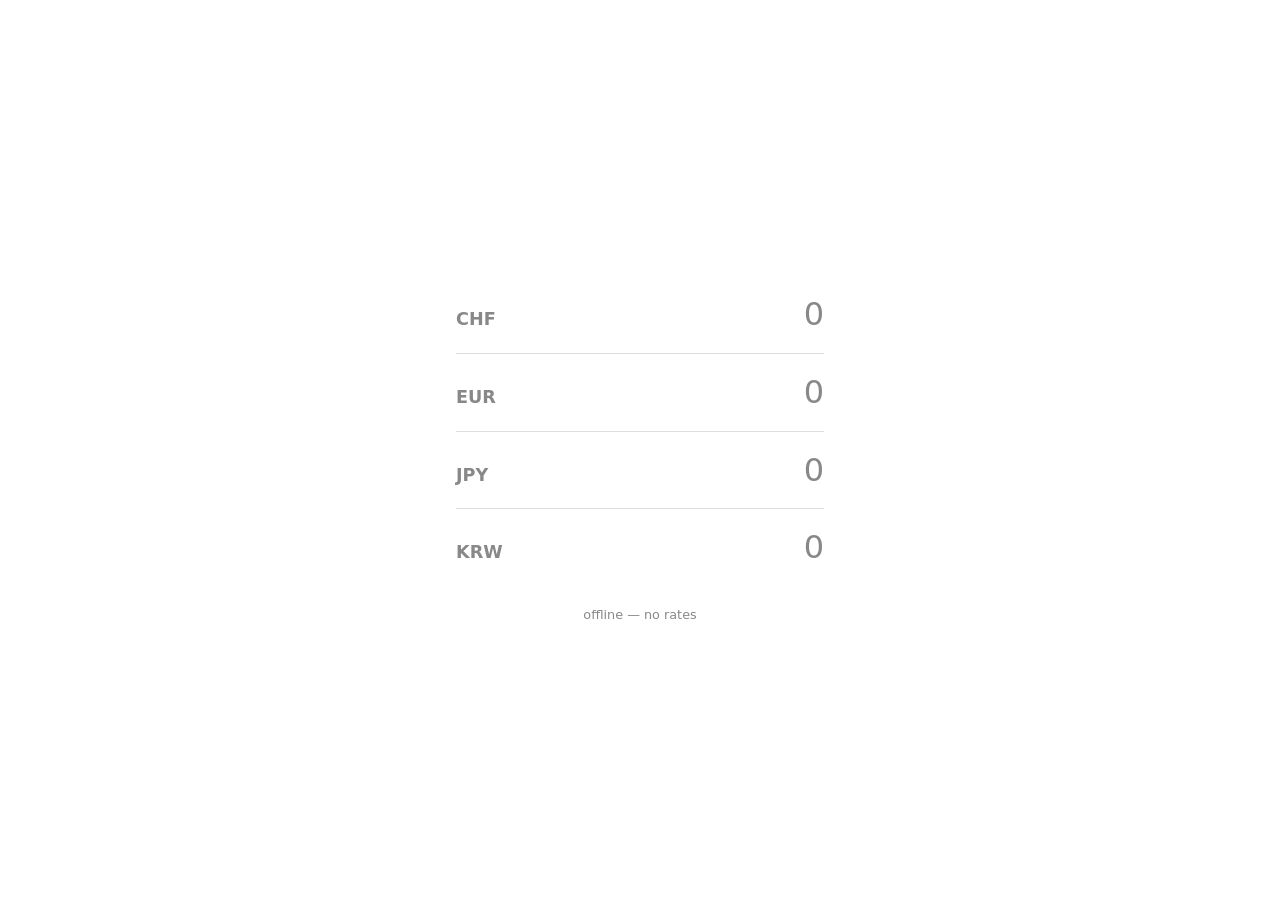
<file: converter/index.html>
<!doctype html>
<html lang="en">
<head>
<meta charset="utf-8">
<meta name="viewport" content="width=device-width, initial-scale=1">
<title>CHF ⇄ JPY / KRW</title>
<style>
  :root { --bg:#fff; --fg:#111; --mut:#888; --line:#ddd; }
  @media (prefers-color-scheme: dark) {
    :root { --bg:#111; --fg:#eee; --mut:#888; --line:#333; }
  }
  * { box-sizing:border-box; margin:0; padding:0; }
  body {
    background:var(--bg); color:var(--fg);
    font:16px/1.4 system-ui, -apple-system, sans-serif;
    display:flex; min-height:100dvh; align-items:center; justify-content:center;
  }
  main { width:min(26rem, 100%); padding:1.5rem; }
  .row { display:flex; align-items:baseline; gap:.75rem; padding:1rem 0; border-bottom:1px solid var(--line); }
  .row:last-of-type { border-bottom:none; }
  label { width:3.2em; font-weight:600; color:var(--mut); font-size:1.1rem; }
  input {
    flex:1; width:100%; border:none; background:none; color:var(--fg);
    font:inherit; font-size:2rem; font-variant-numeric:tabular-nums;
    text-align:right; outline:none;
  }
  input::placeholder { color:var(--mut); }
  footer { margin-top:1.25rem; text-align:center; color:var(--mut); font-size:.8rem; }
</style>
</head>
<body>
<main>
  <div class="row"><label for="CHF">CHF</label><input id="CHF" inputmode="decimal" autocomplete="off" placeholder="0" autofocus></div>
  <div class="row"><label for="EUR">EUR</label><input id="EUR" inputmode="decimal" autocomplete="off" placeholder="0"></div>
  <div class="row"><label for="JPY">JPY</label><input id="JPY" inputmode="decimal" autocomplete="off" placeholder="0"></div>
  <div class="row"><label for="KRW">KRW</label><input id="KRW" inputmode="decimal" autocomplete="off" placeholder="0"></div>
  <footer id="status">loading rates…</footer>
</main>
<script>
(() => {
  const $ = id => document.getElementById(id);
  const status = $('status');
  let rates = { CHF: 1 }; // per 1 CHF

  const saved = localStorage.getItem('chfrates2');
  if (saved) apply(JSON.parse(saved));

  fetch('https://api.frankfurter.dev/v1/latest?base=CHF&symbols=EUR,JPY,KRW')
    .then(r => r.json())
    .catch(() => fetch('https://open.er-api.com/v6/latest/CHF').then(r => r.json())
      .then(d => ({ date: d.time_last_update_utc.slice(5, 16), rates: { EUR: d.rates.EUR, JPY: d.rates.JPY, KRW: d.rates.KRW } })))
    .then(d => { localStorage.setItem('chfrates2', JSON.stringify(d)); apply(d); })
    .catch(() => { if (!saved) status.textContent = 'offline — no rates'; });

  function apply(d) {
    rates = { CHF: 1, ...d.rates };
    status.textContent = `1 CHF = ${d.rates.EUR} EUR = ${d.rates.JPY} JPY = ${d.rates.KRW} KRW · ${d.date}`;
  }

  function fmt(n, cur) {
    if (!isFinite(n)) return '';
    return cur === 'CHF' || cur === 'EUR'
      ? (Math.round(n * 100) / 100).toString()
      : Math.round(n).toString();
  }

  for (const id of ['CHF', 'EUR', 'JPY', 'KRW']) {
    $(id).addEventListener('input', () => {
      const v = parseFloat($(id).value.replace(',', '.'));
      const chf = v / rates[id];
      for (const other of ['CHF', 'EUR', 'JPY', 'KRW']) {
        if (other === id) continue;
        $(other).value = $(id).value === '' || !isFinite(chf) ? '' : fmt(chf * rates[other], other);
      }
    });
  }
})();
</script>
</body>
</html>
</file>
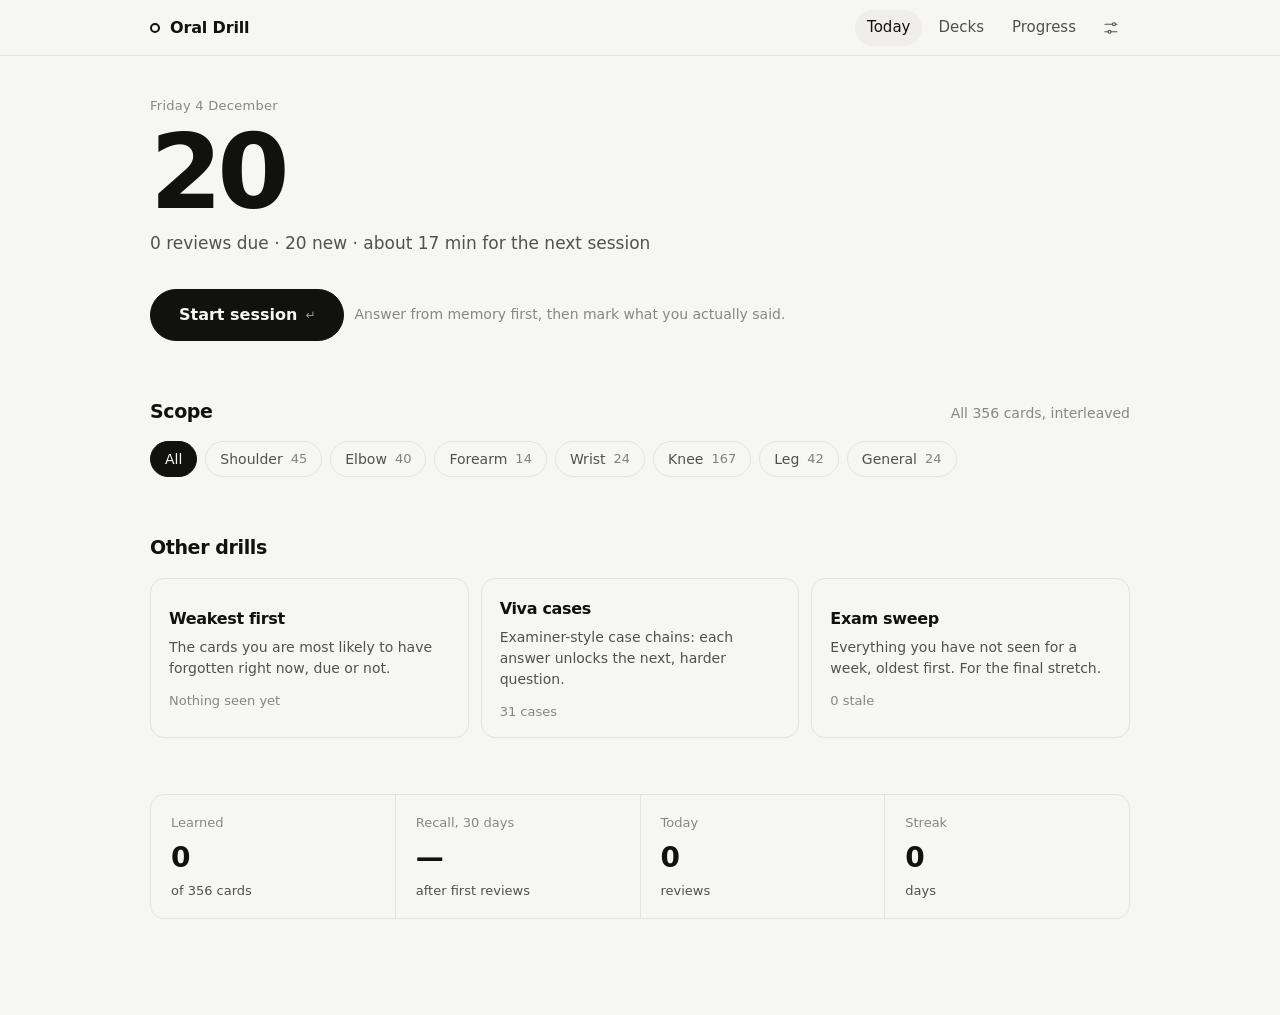
<file: fmh-drill/index.html>
<!doctype html>
<html lang="en">
<head>
<meta charset="utf-8">
<meta name="viewport" content="width=device-width, initial-scale=1, viewport-fit=cover">
<meta name="description" content="Active-recall drill for the FMH orthopaedics oral exam: classifications, algorithms, anatomy, approaches. Spaced repetition with FSRS-6.">
<meta name="theme-color" content="#f6f6f3" media="(prefers-color-scheme: light)">
<meta name="theme-color" content="#111110" media="(prefers-color-scheme: dark)">
<title>Oral Drill</title>
<link rel="icon" href="data:image/svg+xml,%3Csvg xmlns='http://www.w3.org/2000/svg' viewBox='0 0 32 32'%3E%3Crect width='32' height='32' rx='8' fill='%23111110'/%3E%3Ccircle cx='16' cy='16' r='6' fill='none' stroke='%23f6f6f3' stroke-width='3'/%3E%3C/svg%3E">
<link rel="apple-touch-icon" href="icon-180.png">
<link rel="manifest" href="manifest.webmanifest">
<meta name="apple-mobile-web-app-capable" content="yes">
<meta name="apple-mobile-web-app-title" content="Oral Drill">
<link rel="stylesheet" href="style.css">
</head>
<body>
<header class="bar">
  <a class="mark" href="#/" aria-label="Oral Drill home"><span class="dot" aria-hidden="true"></span>Oral Drill</a>
  <nav class="nav" aria-label="Main">
    <a href="#/" data-nav="home">Today</a>
    <a href="#/decks" data-nav="decks">Decks</a>
    <a href="#/progress" data-nav="progress">Progress</a>
    <button type="button" class="nav-btn" id="open-settings" aria-label="Settings">
      <svg viewBox="0 0 24 24" width="18" height="18" aria-hidden="true"><path fill="none" stroke="currentColor" stroke-width="1.6" stroke-linecap="round" d="M4 7h10M18 7h2M4 17h4M12 17h8"/><circle cx="16" cy="7" r="2" fill="none" stroke="currentColor" stroke-width="1.6"/><circle cx="10" cy="17" r="2" fill="none" stroke="currentColor" stroke-width="1.6"/></svg>
    </button>
  </nav>
</header>

<main id="view" tabindex="-1"></main>

<dialog id="settings" aria-labelledby="settings-title">
  <form method="dialog" class="settings">
    <h2 id="settings-title">Settings</h2>
    <label class="field">
      <span>Exam date</span>
      <input type="date" name="exam">
      <small>Intervals are capped so every card comes back before the exam.</small>
    </label>
    <label class="field">
      <span>Target recall <output name="rrOut"></output></span>
      <input type="range" name="rr" min="0.80" max="0.97" step="0.01">
      <small>Higher means more reviews and less forgetting. 0.90 is the evidence-based default; raise it in the final weeks.</small>
    </label>
    <label class="field">
      <span>New cards per day</span>
      <input type="number" name="newPerDay" min="0" max="200" step="1">
    </label>
    <label class="field">
      <span>Cards per session</span>
      <input type="number" name="sessionSize" min="5" max="500" step="5">
    </label>
    <label class="field">
      <span>Pass mark per card</span>
      <select name="strict">
        <option value="0.9">Strict: 90% of points for Good, 60% to avoid Again</option>
        <option value="0.8">Standard: 80% for Good, 50% to avoid Again</option>
      </select>
    </label>
    <label class="field">
      <span>Dictation language</span>
      <select name="lang">
        <option value="de-CH">Deutsch (Schweiz)</option>
        <option value="de-DE">Deutsch</option>
        <option value="en-GB">English</option>
      </select>
    </label>
    <label class="field">
      <span>Theme</span>
      <select name="theme">
        <option value="auto">System</option>
        <option value="light">Light</option>
        <option value="dark">Dark</option>
      </select>
    </label>
    <div class="settings-data">
      <span>Progress lives in this browser. Back it up or move it to another device:</span>
      <div class="row">
        <button type="button" class="btn ghost" id="export">Export</button>
        <label class="btn ghost file">Import<input type="file" id="import" accept="application/json"></label>
        <button type="button" class="btn ghost danger" id="reset">Reset</button>
      </div>
    </div>
    <div class="row end">
      <button class="btn primary" value="save">Done</button>
    </div>
  </form>
</dialog>

<div id="tip" class="tip" role="status" hidden></div>
<div id="toast" class="toast" role="status" aria-live="polite" hidden></div>

<script src="fsrs.js"></script>
<script src="decks.js"></script>
<script src="cards/shoulder-infection.js"></script>
<script src="cards/elbow-forearm-wrist.js"></script>
<script src="cards/knee-soft-tka.js"></script>
<script src="cards/knee-tibia-trauma.js"></script>
<script src="app.js"></script>
</body>
</html>
</file>
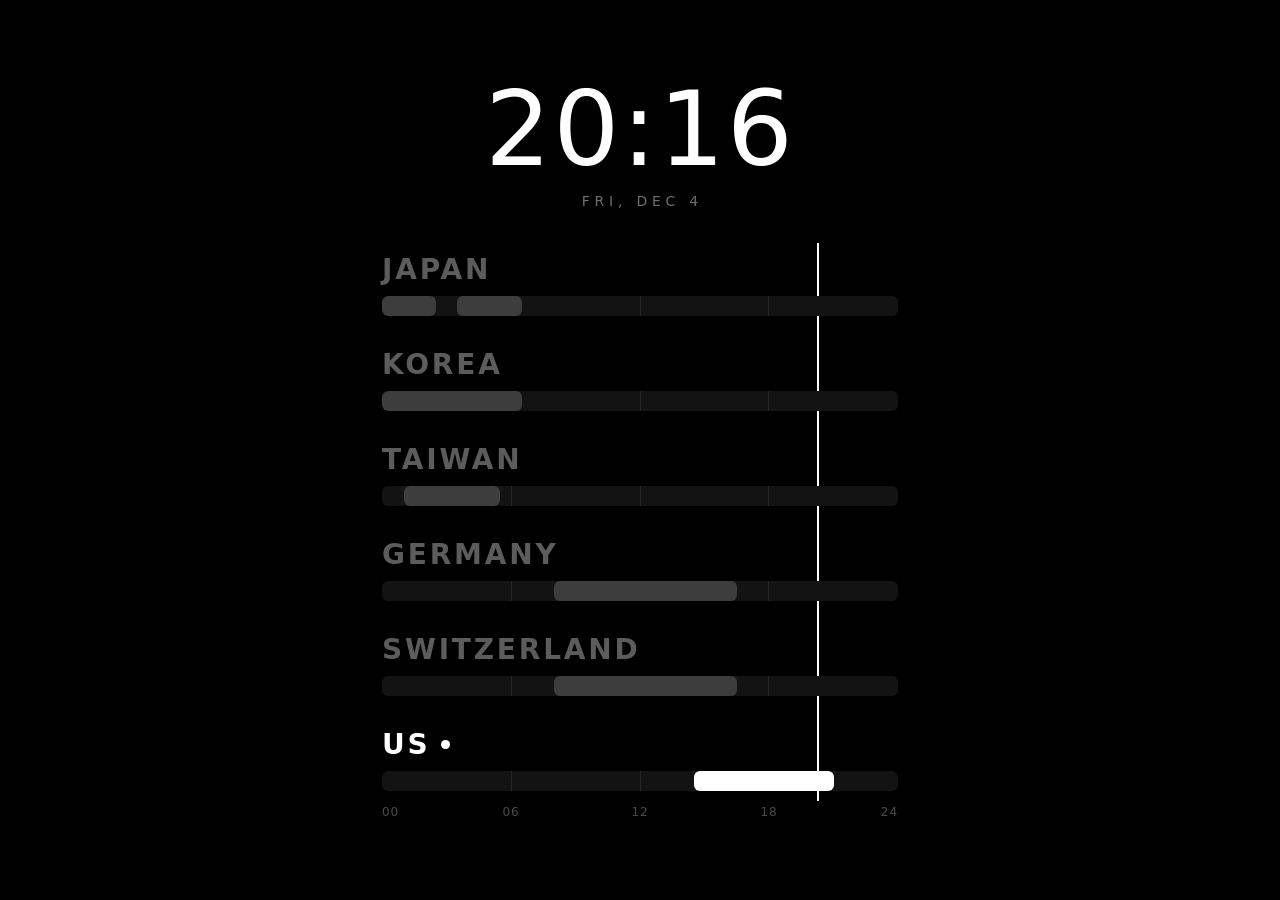
<file: markets/index.html>
<!DOCTYPE html>
<html lang="en">
<head>
<meta charset="UTF-8">
<meta name="viewport" content="width=device-width, initial-scale=1, viewport-fit=cover">
<meta name="theme-color" content="#000000">
<meta name="apple-mobile-web-app-capable" content="yes">
<meta name="apple-mobile-web-app-status-bar-style" content="black-translucent">
<title>Markets</title>
<link rel="icon" href="data:image/svg+xml,%3Csvg xmlns='http://www.w3.org/2000/svg' viewBox='0 0 64 64'%3E%3Crect width='64' height='64' fill='%23000'/%3E%3Crect x='10' y='28' width='28' height='8' rx='4' fill='%23fff'/%3E%3Crect x='44' y='14' width='3' height='36' fill='%23fff'/%3E%3C/svg%3E">
<style>
  * { margin: 0; padding: 0; box-sizing: border-box; }

  html { background: #000; }

  body {
    background: #000;
    color: #fff;
    font-family: -apple-system, BlinkMacSystemFont, "SF Pro Display", "Segoe UI", system-ui, sans-serif;
    -webkit-font-smoothing: antialiased;
    -webkit-text-size-adjust: 100%;
    min-height: 100vh;
    min-height: 100dvh;
    display: flex;
    justify-content: center;
  }

  main {
    width: 100%;
    max-width: 560px;
    padding: calc(env(safe-area-inset-top, 0px) + 28px) 22px calc(env(safe-area-inset-bottom, 0px) + 28px);
    display: flex;
    flex-direction: column;
    justify-content: center;
  }

  header { text-align: center; margin-bottom: 44px; }

  #clock {
    font-size: clamp(64px, 21vw, 104px);
    font-weight: 200;
    letter-spacing: 0.02em;
    line-height: 1;
    font-variant-numeric: tabular-nums;
  }

  #date {
    margin-top: 12px;
    font-size: 14px;
    font-weight: 500;
    letter-spacing: 0.34em;
    text-indent: 0.34em; /* balances the letter-spacing so the line centers optically */
    color: #6e6e6e;
    text-transform: uppercase;
  }

  #chart { position: relative; }

  .row { margin-bottom: 32px; }
  .row:last-child { margin-bottom: 0; }

  .name {
    display: flex;
    align-items: center;
    gap: 10px;
    font-size: clamp(21px, 6vw, 28px);
    font-weight: 700;
    letter-spacing: 0.1em;
    margin-bottom: 10px;
    color: #5c5c5c;
    transition: color 0.4s;
  }

  .row.open .name { color: #fff; }

  .dot {
    width: 9px;
    height: 9px;
    border-radius: 50%;
    background: #fff;
    opacity: 0;
    transition: opacity 0.4s;
  }

  .row.open .dot { opacity: 1; animation: pulse 2.4s ease-in-out infinite; }

  @keyframes pulse {
    0%, 100% { opacity: 1; }
    50% { opacity: 0.25; }
  }

  .track {
    position: relative;
    height: 20px;
    border-radius: 6px;
    background-color: #131313;
    /* quarter-day ticks at 06 / 12 / 18, behind the bands */
    background-image:
      linear-gradient(#282828, #282828),
      linear-gradient(#282828, #282828),
      linear-gradient(#282828, #282828);
    background-size: 1px 100%;
    background-repeat: no-repeat;
    background-position: 25% 0, 50% 0, 75% 0;
    overflow: hidden;
  }

  .band {
    position: absolute;
    top: 0;
    height: 100%;
    border-radius: 6px;
    background: #3d3d3d;
    transition: background 0.4s;
  }

  .row.open .band { background: #fff; }

  /* the shared "now" line — inverts over whatever it crosses */
  #now {
    position: absolute;
    top: -10px;
    bottom: -10px;
    width: 2px;
    margin-left: -1px;
    background: #fff;
    mix-blend-mode: difference;
    pointer-events: none;
  }

  #axis {
    position: relative;
    height: 18px;
    margin-top: 14px;
    font-size: 12px;
    font-weight: 500;
    font-variant-numeric: tabular-nums;
    letter-spacing: 0.08em;
    color: #4a4a4a;
  }

  #axis span { position: absolute; transform: translateX(-50%); }
  #axis span:first-child { left: 0; transform: none; }
  #axis span:last-child { left: auto; right: 0; transform: none; }
</style>
</head>
<body>
<main>
  <header>
    <div id="clock">--:--</div>
    <div id="date"></div>
  </header>

  <div id="chart">
    <div id="now"></div>
  </div>

  <div id="axis">
    <span>00</span>
    <span style="left:25%">06</span>
    <span style="left:50%">12</span>
    <span style="left:75%">18</span>
    <span>24</span>
  </div>
</main>

<script>
(function () {
  'use strict';

  var DAY = 86400000;

  // sessions are minutes-from-midnight in the market's own timezone
  var MARKETS = [
    { name: 'JAPAN',   tz: 'Asia/Tokyo',       sessions: [[540, 690], [750, 930]] }, // 9:00–11:30, 12:30–15:30
    { name: 'KOREA',   tz: 'Asia/Seoul',       sessions: [[540, 930]] },             // 9:00–15:30
    { name: 'TAIWAN',  tz: 'Asia/Taipei',      sessions: [[540, 810]] },             // 9:00–13:30
    { name: 'GERMANY', tz: 'Europe/Berlin',    sessions: [[540, 1050]] },            // 9:00–17:30
    { name: 'SWITZERLAND', tz: 'Europe/Zurich', sessions: [[540, 1050]] },           // 9:00–17:30
    { name: 'US',      tz: 'America/New_York', sessions: [[570, 960]] }              // 9:30–16:00
  ];

  var fmtCache = {};

  function partsInTz(tz, date) {
    var dtf = fmtCache[tz] || (fmtCache[tz] = new Intl.DateTimeFormat('en-US', {
      timeZone: tz, hour12: false,
      year: 'numeric', month: '2-digit', day: '2-digit',
      hour: '2-digit', minute: '2-digit', second: '2-digit'
    }));
    var map = {};
    dtf.formatToParts(date).forEach(function (p) { map[p.type] = p.value; });
    return {
      y: +map.year, m: +map.month, d: +map.day,
      hh: +map.hour % 24, mm: +map.minute, ss: +map.second
    };
  }

  function tzOffsetMs(tz, date) {
    var p = partsInTz(tz, date);
    var wall = Date.UTC(p.y, p.m - 1, p.d, p.hh, p.mm, p.ss);
    return wall - Math.floor(date.getTime() / 1000) * 1000;
  }

  // UTC timestamp of a wall-clock moment (minutes after midnight) on a given
  // calendar day in a given timezone; two passes converge across DST edges
  function zonedToUtc(tz, y, m, d, minutes) {
    var wall = Date.UTC(y, m - 1, d) + minutes * 60000;
    var ts = wall - tzOffsetMs(tz, new Date(wall));
    return wall - tzOffsetMs(tz, new Date(ts));
  }

  // all real trading segments (UTC ms) near "now": the market's own
  // yesterday / today / tomorrow, weekends skipped
  function marketSegments(market, now) {
    var p = partsInTz(market.tz, now);
    var base = Date.UTC(p.y, p.m - 1, p.d);
    var segs = [];
    for (var k = -1; k <= 1; k++) {
      var dt = new Date(base + k * DAY);
      var wd = dt.getUTCDay();
      if (wd === 0 || wd === 6) continue;
      market.sessions.forEach(function (ses) {
        segs.push({
          s: zonedToUtc(market.tz, dt.getUTCFullYear(), dt.getUTCMonth() + 1, dt.getUTCDate(), ses[0]),
          e: zonedToUtc(market.tz, dt.getUTCFullYear(), dt.getUTCMonth() + 1, dt.getUTCDate(), ses[1])
        });
      });
    }
    return segs;
  }

  var chart = document.getElementById('chart');
  var nowLine = document.getElementById('now');
  var clockEl = document.getElementById('clock');
  var dateEl = document.getElementById('date');

  var rows = MARKETS.map(function (market) {
    var row = document.createElement('div');
    row.className = 'row';

    var name = document.createElement('div');
    name.className = 'name';
    name.textContent = market.name;

    var dot = document.createElement('span');
    dot.className = 'dot';
    name.appendChild(dot);

    var track = document.createElement('div');
    track.className = 'track';

    row.appendChild(name);
    row.appendChild(track);
    chart.appendChild(row);

    return { market: market, row: row, track: track, segs: [] };
  });

  var lastLayoutMinute = -1;

  function layout(now) {
    var dayStart = new Date(now.getFullYear(), now.getMonth(), now.getDate()).getTime();
    rows.forEach(function (r) {
      r.segs = marketSegments(r.market, now);
      r.track.textContent = '';
      r.segs.forEach(function (seg) {
        var s = Math.max(seg.s, dayStart);
        var e = Math.min(seg.e, dayStart + DAY);
        if (e <= s) return;
        var band = document.createElement('div');
        band.className = 'band';
        band.style.left = ((s - dayStart) / DAY * 100) + '%';
        band.style.width = ((e - s) / DAY * 100) + '%';
        r.track.appendChild(band);
      });
    });
  }

  function tick() {
    var now = new Date();
    var t = now.getTime();

    var minuteKey = Math.floor(t / 60000);
    if (minuteKey !== lastLayoutMinute) {
      lastLayoutMinute = minuteKey;
      layout(now);
    }

    var dayStart = new Date(now.getFullYear(), now.getMonth(), now.getDate()).getTime();
    nowLine.style.left = ((t - dayStart) / DAY * 100) + '%';

    clockEl.textContent = now.toLocaleTimeString('en-GB', { hour: '2-digit', minute: '2-digit', hour12: false });
    dateEl.textContent = now.toLocaleDateString('en-US', { weekday: 'short', month: 'short', day: 'numeric' }).toUpperCase();

    rows.forEach(function (r) {
      var open = r.segs.some(function (seg) { return t >= seg.s && t < seg.e; });
      r.row.classList.toggle('open', open);
    });
  }

  tick();
  setInterval(tick, 1000);
  document.addEventListener('visibilitychange', function () {
    if (!document.hidden) { lastLayoutMinute = -1; tick(); }
  });
})();
</script>
</body>
</html>
</file>
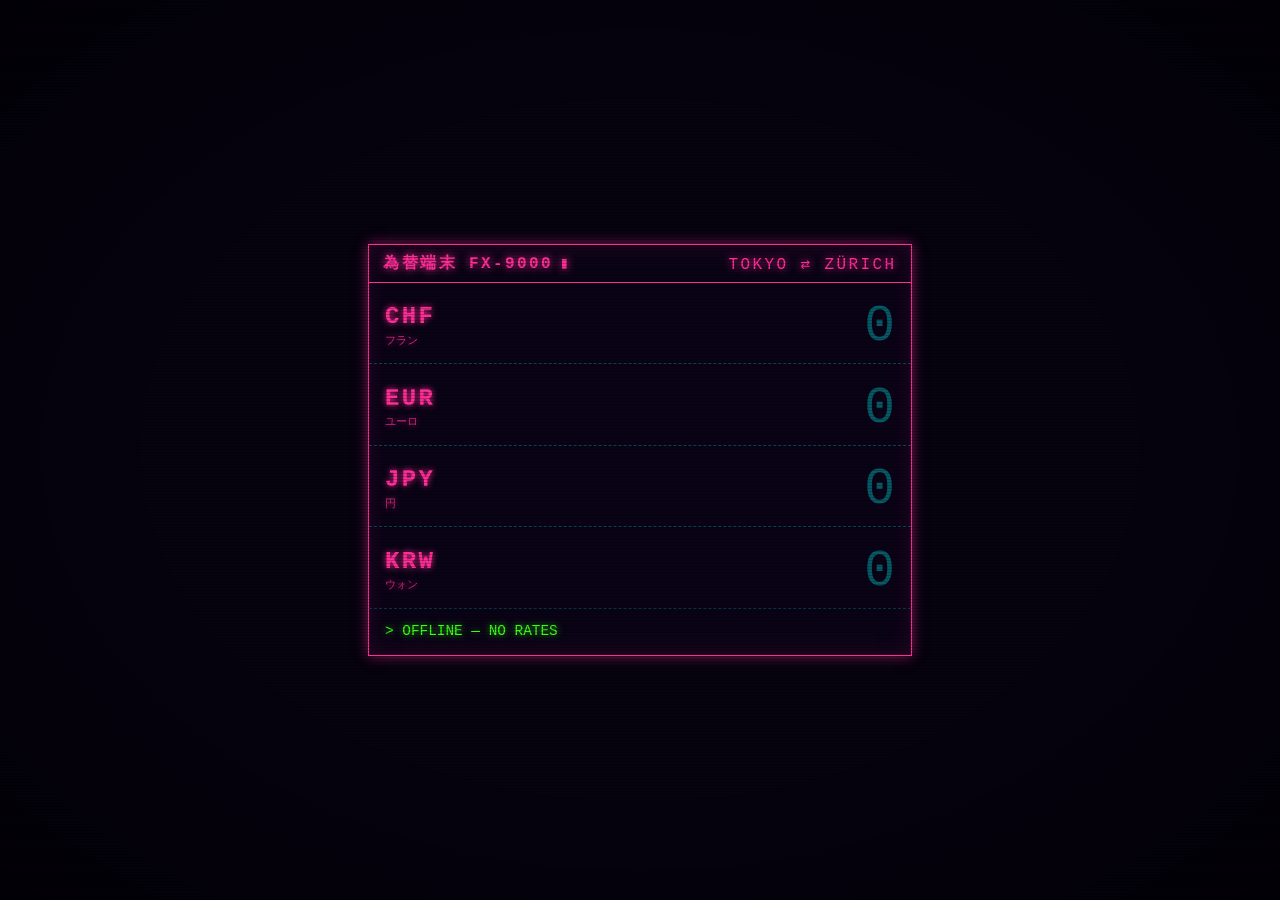
<file: converter/neon/index.html>
<!doctype html>
<html lang="en">
<head>
<meta charset="utf-8">
<meta name="viewport" content="width=device-width, initial-scale=1">
<title>為替 FX-9000</title>
<style>
  * { box-sizing:border-box; margin:0; padding:0; }
  body {
    background:#06020f;
    color:#0ff;
    font-family:ui-monospace, 'Courier New', monospace;
    display:flex; min-height:100dvh; align-items:center; justify-content:center;
    overflow-x:hidden;
  }
  /* CRT scanlines + vignette */
  body::before {
    content:''; position:fixed; inset:0; pointer-events:none; z-index:9;
    background:
      repeating-linear-gradient(0deg, rgba(0,0,0,.22) 0 1px, transparent 1px 3px),
      radial-gradient(ellipse at center, transparent 55%, rgba(0,0,0,.55) 100%);
  }
  main {
    width:min(34rem, 100%); margin:1rem; padding:0 0 1rem;
    border:1px solid #ff2e97;
    box-shadow:0 0 12px rgba(255,46,151,.55), inset 0 0 24px rgba(255,46,151,.12);
    background:rgba(10,4,24,.9);
  }
  header {
    display:flex; justify-content:space-between; align-items:center;
    padding:.5rem .9rem; border-bottom:1px solid #ff2e97;
    color:#ff2e97; text-shadow:0 0 8px #ff2e97;
    font-size:clamp(.8rem, 2.5vw, 1rem); letter-spacing:.15em;
    animation:flicker 4s infinite;
  }
  header b::after { content:'▮'; margin-left:.4em; animation:blink 1s steps(1) infinite; }
  @keyframes blink { 50% { opacity:0; } }
  @keyframes flicker { 0%,93%,97%,100% { opacity:1; } 94%,96% { opacity:.6; } }
  .row {
    display:flex; align-items:center; gap:1rem;
    padding:.9rem 1rem .5rem; border-bottom:1px dashed rgba(0,255,255,.25);
  }
  label { color:#ff2e97; text-shadow:0 0 6px #ff2e97; line-height:1.15; }
  label b { display:block; font-size:clamp(1.1rem, 4vw, 1.5rem); letter-spacing:.1em; }
  label small { font-size:.7rem; opacity:.8; }
  input {
    flex:1; width:100%; min-width:0; border:none; background:none; outline:none;
    color:#0ff; text-shadow:0 0 9px rgba(0,255,255,.9);
    caret-color:#0ff;
    font:inherit; font-size:clamp(2.1rem, 9vw, 3.2rem);
    font-variant-numeric:tabular-nums; text-align:right;
  }
  input::placeholder { color:rgba(0,255,255,.35); text-shadow:none; }
  input:focus { text-shadow:0 0 14px #0ff, 0 0 3px #fff; }
  footer {
    padding:.9rem 1rem 0; color:#39ff14; text-shadow:0 0 7px rgba(57,255,20,.8);
    font-size:clamp(.72rem, 2.4vw, .9rem); word-break:break-word;
  }
  footer::before { content:'> '; }
</style>
</head>
<body>
<main>
  <header><b>為替端末 FX-9000</b><span>TOKYO ⇄ ZÜRICH</span></header>
  <div class="row"><label for="CHF"><b>CHF</b><small>フラン</small></label><input id="CHF" inputmode="decimal" autocomplete="off" placeholder="0" autofocus></div>
  <div class="row"><label for="EUR"><b>EUR</b><small>ユーロ</small></label><input id="EUR" inputmode="decimal" autocomplete="off" placeholder="0"></div>
  <div class="row"><label for="JPY"><b>JPY</b><small>円</small></label><input id="JPY" inputmode="decimal" autocomplete="off" placeholder="0"></div>
  <div class="row"><label for="KRW"><b>KRW</b><small>ウォン</small></label><input id="KRW" inputmode="decimal" autocomplete="off" placeholder="0"></div>
  <footer id="status">LOADING RATES…</footer>
</main>
<script>
(() => {
  const $ = id => document.getElementById(id);
  const status = $('status');
  let rates = { CHF: 1 }; // per 1 CHF

  const saved = localStorage.getItem('chfrates2');
  if (saved) apply(JSON.parse(saved));

  fetch('https://api.frankfurter.dev/v1/latest?base=CHF&symbols=EUR,JPY,KRW')
    .then(r => r.json())
    .catch(() => fetch('https://open.er-api.com/v6/latest/CHF').then(r => r.json())
      .then(d => ({ date: d.time_last_update_utc.slice(5, 16), rates: { EUR: d.rates.EUR, JPY: d.rates.JPY, KRW: d.rates.KRW } })))
    .then(d => { localStorage.setItem('chfrates2', JSON.stringify(d)); apply(d); })
    .catch(() => { if (!saved) status.textContent = 'OFFLINE — NO RATES'; });

  function apply(d) {
    rates = { CHF: 1, ...d.rates };
    status.textContent = `1 CHF = ${d.rates.EUR} EUR = ${d.rates.JPY} JPY = ${d.rates.KRW} KRW [${d.date}]`;
  }

  function fmt(n, cur) {
    if (!isFinite(n)) return '';
    return cur === 'CHF' || cur === 'EUR'
      ? (Math.round(n * 100) / 100).toString()
      : Math.round(n).toString();
  }

  for (const id of ['CHF', 'EUR', 'JPY', 'KRW']) {
    $(id).addEventListener('input', () => {
      const v = parseFloat($(id).value.replace(',', '.'));
      const chf = v / rates[id];
      for (const other of ['CHF', 'EUR', 'JPY', 'KRW']) {
        if (other === id) continue;
        $(other).value = $(id).value === '' || !isFinite(chf) ? '' : fmt(chf * rates[other], other);
      }
    });
  }
})();
</script>
</body>
</html>
</file>
<file: fmh-drill/style.css>
:root {
  color-scheme: light;
  --page: #f6f6f3;
  --surface: #ffffff;
  --sunk: #efeeea;
  --ink: #111110;
  --ink-2: #52514e;
  --muted: #898781;
  --line: #e4e3dd;
  --line-2: #c3c2b7;
  --accent: #2a78d6;
  --accent-ink: #1c5cab;
  --accent-wash: rgba(42, 120, 214, 0.09);
  --on-ink: #f6f6f3;
  --bad: #d03b3b;
  --bad-wash: rgba(208, 59, 59, 0.08);
  --ok: #006300;
  --heat-0: #e9e8e3;
  --heat-1: #cde2fb;
  --heat-2: #9ec5f4;
  --heat-3: #6da7ec;
  --heat-4: #3987e5;
  --heat-5: #1c5cab;
  --st-new: #86b6ef;
  --st-learn: #5598e7;
  --st-young: #2a78d6;
  --st-mature: #184f95;
  --shadow: 0 1px 2px rgba(17, 17, 16, 0.04), 0 8px 28px rgba(17, 17, 16, 0.06);
  --radius: 14px;
  --font: system-ui, -apple-system, "Segoe UI", Roboto, "Helvetica Neue", Arial, sans-serif;
}
@media (prefers-color-scheme: dark) {
  :root:not([data-theme="light"]) {
    color-scheme: dark;
    --page: #111110;
    --surface: #1a1a19;
    --sunk: #1f1f1d;
    --ink: #f3f2ee;
    --ink-2: #c3c2b7;
    --muted: #8f8d86;
    --line: #2c2c2a;
    --line-2: #44443f;
    --accent: #3987e5;
    --accent-ink: #86b6ef;
    --accent-wash: rgba(57, 135, 229, 0.14);
    --on-ink: #111110;
    --bad: #e66767;
    --bad-wash: rgba(230, 103, 103, 0.12);
    --ok: #0ca30c;
    --heat-0: #222220;
    --heat-1: #0d366b;
    --heat-2: #184f95;
    --heat-3: #256abf;
    --heat-4: #3987e5;
    --heat-5: #86b6ef;
    --st-new: #184f95;
    --st-learn: #256abf;
    --st-young: #3987e5;
    --st-mature: #86b6ef;
    --shadow: 0 1px 2px rgba(0, 0, 0, 0.3), 0 8px 28px rgba(0, 0, 0, 0.35);
  }
}
:root[data-theme="dark"] {
  color-scheme: dark;
  --page: #111110;
  --surface: #1a1a19;
  --sunk: #1f1f1d;
  --ink: #f3f2ee;
  --ink-2: #c3c2b7;
  --muted: #8f8d86;
  --line: #2c2c2a;
  --line-2: #44443f;
  --accent: #3987e5;
  --accent-ink: #86b6ef;
  --accent-wash: rgba(57, 135, 229, 0.14);
  --on-ink: #111110;
  --bad: #e66767;
  --bad-wash: rgba(230, 103, 103, 0.12);
  --ok: #0ca30c;
  --heat-0: #222220;
  --heat-1: #0d366b;
  --heat-2: #184f95;
  --heat-3: #256abf;
  --heat-4: #3987e5;
  --heat-5: #86b6ef;
  --st-new: #184f95;
  --st-learn: #256abf;
  --st-young: #3987e5;
  --st-mature: #86b6ef;
  --shadow: 0 1px 2px rgba(0, 0, 0, 0.3), 0 8px 28px rgba(0, 0, 0, 0.35);
}

* { box-sizing: border-box; }
html { -webkit-text-size-adjust: 100%; }
body {
  margin: 0;
  min-height: 100vh;
  background: var(--page);
  color: var(--ink);
  font: 16px/1.5 var(--font);
  -webkit-font-smoothing: antialiased;
  padding-bottom: env(safe-area-inset-bottom);
}
button, input, select, textarea { font: inherit; color: inherit; }
a { color: inherit; }
:focus-visible { outline: 2px solid var(--accent); outline-offset: 2px; border-radius: 6px; }
[hidden] { display: none !important; }

/* ── top bar ── */
.bar {
  position: sticky; top: 0; z-index: 20;
  display: flex; align-items: center; justify-content: space-between;
  gap: 16px;
  height: 56px;
  padding: 0 max(16px, calc((100vw - 980px) / 2));
  background: color-mix(in srgb, var(--page) 88%, transparent);
  backdrop-filter: saturate(1.4) blur(14px);
  -webkit-backdrop-filter: saturate(1.4) blur(14px);
  border-bottom: 1px solid var(--line);
}
.mark { display: inline-flex; align-items: center; gap: 10px; font-weight: 650; letter-spacing: -0.01em; text-decoration: none; }
.mark .dot { width: 10px; height: 10px; border-radius: 50%; border: 2.5px solid var(--ink); }
.nav { display: flex; align-items: center; gap: 4px; }
.nav a, .nav-btn {
  display: inline-flex; align-items: center; justify-content: center;
  min-height: 36px; padding: 0 12px; border-radius: 999px;
  color: var(--ink-2); text-decoration: none; font-size: 15px;
  background: none; border: 0; cursor: pointer;
}
.nav a:hover, .nav-btn:hover { color: var(--ink); background: var(--sunk); }
.nav a[aria-current="page"] { color: var(--ink); background: var(--sunk); }
.nav-btn { padding: 0 10px; }

main, main:focus-visible { outline: none; }
.wrap { width: min(980px, 100% - 32px); margin: 0 auto; padding: 40px 0 96px; }
.narrow { width: min(760px, 100% - 32px); }

/* ── type ── */
h1, h2, h3 { margin: 0; font-weight: 650; letter-spacing: -0.02em; }
h1 { font-size: clamp(28px, 5vw, 40px); line-height: 1.15; }
.eyebrow { margin: 0 0 10px; color: var(--muted); font-size: 13px; letter-spacing: 0.02em; }
.lede { color: var(--ink-2); margin: 8px 0 0; max-width: 60ch; }
.muted { color: var(--muted); }
.num { font-variant-numeric: tabular-nums; }
.section { margin-top: 56px; }
.section-head { display: flex; flex-wrap: wrap; align-items: baseline; justify-content: space-between; gap: 4px 16px; margin-bottom: 16px; }
.section-head h2 { font-size: 19px; }
.section-head .muted { font-size: 14px; }

/* ── buttons ── */
.btn {
  display: inline-flex; align-items: center; justify-content: center; gap: 8px;
  min-height: 44px; padding: 0 20px; border-radius: 999px;
  border: 1px solid var(--line-2); background: transparent; color: var(--ink);
  font-weight: 550; font-size: 15px; text-decoration: none; cursor: pointer;
  transition: background .15s, border-color .15s, transform .05s;
}
.btn:hover { background: var(--sunk); }
.btn:active { transform: translateY(1px); }
.btn.primary { background: var(--ink); border-color: var(--ink); color: var(--on-ink); }
.btn.primary:hover { background: color-mix(in srgb, var(--ink) 86%, var(--page)); }
.btn.ghost { border-color: var(--line); }
.btn.small { min-height: 34px; padding: 0 14px; font-size: 14px; }
.btn.danger { color: var(--bad); }
.btn:disabled { opacity: .45; cursor: not-allowed; }
.btn .kbd { font-size: 12px; opacity: .6; font-weight: 500; }
.row { display: flex; flex-wrap: wrap; gap: 10px; align-items: center; }
.row.end { justify-content: flex-end; }
.linkish { background: none; border: 0; padding: 0; color: var(--ink-2); text-decoration: underline; text-decoration-color: var(--line-2); text-underline-offset: 3px; cursor: pointer; font-size: 14px; }
.linkish:hover { color: var(--ink); }

/* ── home ── */
.hero { display: grid; grid-template-columns: minmax(0, 1fr) auto; gap: 32px; align-items: end; }
.hero-figure { font-size: clamp(64px, 12vw, 104px); line-height: .9; font-weight: 650; letter-spacing: -0.05em; }
.hero-label { margin-top: 12px; color: var(--ink-2); font-size: 17px; }
.hero-side { text-align: right; }
.countdown { font-size: 15px; color: var(--ink-2); }
.countdown strong { color: var(--ink); font-weight: 650; }
.start { margin-top: 32px; display: flex; flex-wrap: wrap; gap: 10px; align-items: center; }
.start .btn.primary { min-height: 52px; padding: 0 28px; font-size: 16px; }

.tiles { display: grid; grid-template-columns: repeat(4, minmax(0, 1fr)); gap: 1px; background: var(--line); border: 1px solid var(--line); border-radius: var(--radius); overflow: hidden; }
.tile { background: var(--page); padding: 18px 20px; }
.tile-label { color: var(--muted); font-size: 13px; }
.tile-value { font-size: 28px; font-weight: 650; letter-spacing: -0.03em; margin-top: 4px; }
.tile-sub { color: var(--ink-2); font-size: 13px; margin-top: 2px; }

.chips { display: flex; flex-wrap: wrap; gap: 8px; }
.chip {
  display: inline-flex; align-items: center; gap: 8px;
  min-height: 36px; padding: 0 14px; border-radius: 999px;
  border: 1px solid var(--line); background: transparent; color: var(--ink-2);
  font-size: 14px; cursor: pointer;
}
.chip:hover { border-color: var(--line-2); color: var(--ink); }
.chip[aria-pressed="true"] { background: var(--ink); border-color: var(--ink); color: var(--on-ink); }
.chip .count { font-variant-numeric: tabular-nums; opacity: .7; font-size: 13px; }

.modes { display: grid; grid-template-columns: repeat(3, minmax(0, 1fr)); gap: 12px; }
.mode {
  text-align: left; padding: 18px 18px 16px; border-radius: var(--radius);
  border: 1px solid var(--line); background: transparent; cursor: pointer; color: var(--ink);
  transition: border-color .15s, background .15s;
}
.mode:hover { border-color: var(--line-2); background: var(--surface); }
.mode h3 { font-size: 16px; }
.mode p { margin: 6px 0 0; color: var(--ink-2); font-size: 14px; }
.mode .mode-count { margin-top: 12px; color: var(--muted); font-size: 13px; }

/* ── decks ── */
.region { margin-top: 36px; }
.region:first-of-type { margin-top: 28px; }
.region h2 { font-size: 13px; font-weight: 600; color: var(--muted); letter-spacing: 0.04em; text-transform: uppercase; margin-bottom: 8px; }
.deck-row {
  display: grid; grid-template-columns: minmax(0, 1fr) 160px 64px 24px; gap: 20px; align-items: center;
  padding: 16px 4px; border-top: 1px solid var(--line); text-decoration: none; color: inherit;
}
.deck-row:last-child { border-bottom: 1px solid var(--line); }
.deck-row:hover { background: var(--sunk); }
.deck-name { font-weight: 560; }
.deck-meta { color: var(--muted); font-size: 13px; margin-top: 2px; }
.deck-due { text-align: right; font-size: 14px; color: var(--ink-2); }
.deck-due strong { color: var(--ink); }
.chev { color: var(--muted); }
.meter { height: 6px; border-radius: 999px; background: var(--accent-wash); overflow: hidden; display: flex; }
.meter span { display: block; height: 100%; background: var(--accent); border-radius: 999px; }
.meter-label { font-size: 12px; color: var(--muted); margin-top: 6px; }

.browse { margin-top: 32px; }
.card-item { border-top: 1px solid var(--line); }
.card-item:last-child { border-bottom: 1px solid var(--line); }
.card-item summary {
  list-style: none; cursor: pointer; padding: 16px 4px;
  display: grid; grid-template-columns: minmax(0, 1fr) auto; gap: 16px; align-items: baseline;
}
.card-item summary::-webkit-details-marker { display: none; }
.card-item summary:hover { background: var(--sunk); }
.card-item .ci-q { font-weight: 500; }
.card-item .ci-meta { color: var(--muted); font-size: 13px; white-space: nowrap; }
.card-item .ci-body { padding: 0 4px 20px; }
.card-item ol { margin: 0; padding-left: 22px; color: var(--ink-2); }
.card-item li { margin: 4px 0; }
.ci-step { margin-top: 14px; }
.ci-step-q { font-weight: 550; margin-bottom: 4px; }

/* ── study ── */
.study { width: min(760px, 100% - 32px); margin: 0 auto; padding: 28px 0 160px; }
.study-top { display: flex; align-items: center; gap: 16px; }
.progress-line { flex: 1; height: 3px; border-radius: 999px; background: var(--line); overflow: hidden; }
.progress-line span { display: block; height: 100%; background: var(--ink); transition: width .3s ease; }
.study-count { color: var(--muted); font-size: 13px; font-variant-numeric: tabular-nums; }
.end-btn { background: none; border: 0; color: var(--muted); cursor: pointer; font-size: 14px; padding: 6px 4px; }
.end-btn:hover { color: var(--ink); }

.meta { margin-top: 40px; display: flex; flex-wrap: wrap; gap: 6px 14px; color: var(--muted); font-size: 13px; }
.meta .tag { display: inline-flex; align-items: center; gap: 6px; }
.meta .tag.new::before { content: ""; width: 6px; height: 6px; border-radius: 50%; background: var(--accent); }
.meta .tag.lapse::before { content: ""; width: 6px; height: 6px; border-radius: 50%; background: var(--bad); }

.question { margin: 14px 0 0; font-size: clamp(22px, 3.6vw, 28px); line-height: 1.3; font-weight: 560; letter-spacing: -0.015em; }
.stem { margin: 14px 0 0; font-size: 18px; line-height: 1.5; color: var(--ink-2); }
.step-label { margin-top: 28px; color: var(--muted); font-size: 13px; }
.done-steps { margin-top: 20px; display: grid; gap: 8px; }
.done-step { display: flex; justify-content: space-between; gap: 16px; padding: 10px 14px; border-radius: 10px; background: var(--sunk); font-size: 14px; color: var(--ink-2); }
.done-step strong { color: var(--ink); font-weight: 560; }

.answer-box { margin-top: 28px; position: relative; }
.answer-box textarea {
  width: 100%; min-height: 168px; resize: vertical;
  padding: 16px 18px 44px; border-radius: var(--radius);
  border: 1px solid var(--line-2); background: var(--surface); color: var(--ink);
  font-size: 17px; line-height: 1.55;
  box-shadow: var(--shadow);
}
.answer-box textarea:focus { outline: none; border-color: var(--accent); box-shadow: 0 0 0 4px var(--accent-wash); }
.answer-tools { position: absolute; left: 14px; right: 14px; bottom: 10px; display: flex; align-items: center; justify-content: space-between; gap: 8px; pointer-events: none; }
.answer-tools > * { pointer-events: auto; }
.timer { color: var(--muted); font-size: 13px; font-variant-numeric: tabular-nums; }
.mic {
  display: inline-flex; align-items: center; gap: 6px; min-height: 30px; padding: 0 12px; border-radius: 999px;
  border: 1px solid var(--line); background: var(--page); color: var(--ink-2); font-size: 13px; cursor: pointer;
}
.mic[aria-pressed="true"] { border-color: var(--bad); color: var(--bad); background: var(--bad-wash); }
.mic[aria-pressed="true"] .rec { animation: pulse 1.2s infinite; }
.mic .rec { width: 8px; height: 8px; border-radius: 50%; background: currentColor; }
@keyframes pulse { 50% { opacity: .25; } }
.answer-actions { margin-top: 16px; display: flex; flex-wrap: wrap; gap: 10px; align-items: center; justify-content: space-between; }
.hint { color: var(--muted); font-size: 13px; }

.reveal { margin-top: 28px; }
.yours { margin: 0 0 20px; padding: 14px 16px; border-left: 2px solid var(--line-2); color: var(--ink-2); white-space: pre-wrap; font-size: 15px; }
.yours.empty { font-style: italic; color: var(--muted); }
.key-head { display: flex; justify-content: space-between; align-items: baseline; gap: 12px; margin-bottom: 8px; }
.key-head h3 { font-size: 14px; font-weight: 600; color: var(--muted); letter-spacing: .02em; }
.score { font-size: 14px; color: var(--ink-2); font-variant-numeric: tabular-nums; }
.score strong { color: var(--ink); }
.points { list-style: none; margin: 0; padding: 0; border-top: 1px solid var(--line); }
.point { border-bottom: 1px solid var(--line); }
.point label {
  display: grid; grid-template-columns: 22px minmax(0, 1fr) auto; gap: 14px; align-items: start;
  padding: 13px 4px; cursor: pointer; line-height: 1.45;
}
.point label:hover { background: var(--sunk); }
.point input { appearance: none; -webkit-appearance: none; margin: 1px 0 0; width: 22px; height: 22px; border-radius: 7px; border: 1.5px solid var(--line-2); background: var(--surface); display: grid; place-items: center; cursor: pointer; }
.point input::after { content: ""; width: 10px; height: 6px; border-left: 2px solid var(--on-ink); border-bottom: 2px solid var(--on-ink); transform: rotate(-45deg) translate(1px, -1px); opacity: 0; }
.point input:checked { background: var(--ink); border-color: var(--ink); }
.point input:checked::after { opacity: 1; }
.point .pt-text { color: var(--ink); }
.point.miss .pt-text { color: var(--ink-2); }
.point .pt-k { color: var(--muted); font-size: 12px; font-variant-numeric: tabular-nums; padding-top: 2px; }
.point .auto { display: inline-block; margin-left: 8px; font-size: 11px; color: var(--accent-ink); background: var(--accent-wash); border-radius: 999px; padding: 1px 8px; vertical-align: 1px; }
.note { margin: 18px 0 0; padding: 14px 16px; border-radius: 12px; background: var(--accent-wash); color: var(--ink); font-size: 15px; }
.note b { font-weight: 600; }
.src { margin-top: 12px; color: var(--muted); font-size: 12px; }

.grades {
  position: sticky; bottom: 0; margin-top: 28px; padding: 14px 0 calc(14px + env(safe-area-inset-bottom));
  background: linear-gradient(to top, var(--page) 78%, color-mix(in srgb, var(--page) 0%, transparent));
}
.grades-inner { display: grid; grid-template-columns: repeat(4, minmax(0, 1fr)); gap: 8px; }
.grade {
  display: flex; flex-direction: column; align-items: center; justify-content: center; gap: 2px;
  min-height: 60px; border-radius: 14px; border: 1px solid var(--line-2); background: var(--page); color: var(--ink);
  cursor: pointer; font-weight: 560; font-size: 15px;
}
.grade:hover { background: var(--sunk); }
.grade small { font-weight: 450; color: var(--muted); font-size: 12px; font-variant-numeric: tabular-nums; }
.grade.suggested { background: var(--ink); border-color: var(--ink); color: var(--on-ink); }
.grade.suggested small { color: color-mix(in srgb, var(--on-ink) 70%, transparent); }
.grade-hint { margin-top: 8px; text-align: center; color: var(--muted); font-size: 12px; }

.next-step { margin-top: 24px; }

/* ── summary ── */
.summary { text-align: left; }
.summary .hero-figure { font-size: clamp(56px, 10vw, 88px); }
.weak-list { margin: 0; padding: 0; list-style: none; border-top: 1px solid var(--line); }
.weak-list li { padding: 12px 4px; border-bottom: 1px solid var(--line); display: grid; grid-template-columns: minmax(0, 1fr) auto; gap: 16px; }
.weak-list .pct { color: var(--muted); font-variant-numeric: tabular-nums; font-size: 14px; }

/* ── progress ── */
.charts { display: grid; gap: 48px; }
.chart-title { font-size: 15px; font-weight: 600; }
.chart-sub { font-size: 13px; color: var(--muted); margin-top: 2px; }
.heat-wrap { overflow-x: auto; padding-bottom: 4px; }
.heat { display: grid; grid-auto-flow: column; grid-template-rows: repeat(7, 14px); gap: 3px; margin-top: 14px; width: max-content; }
.heat i { width: 14px; height: 14px; border-radius: 4px; background: var(--heat-0); display: block; }
.heat i[data-l="1"] { background: var(--heat-1); }
.heat i[data-l="2"] { background: var(--heat-2); }
.heat i[data-l="3"] { background: var(--heat-3); }
.heat i[data-l="4"] { background: var(--heat-4); }
.heat i[data-l="5"] { background: var(--heat-5); }
.heat i.future { background: transparent; box-shadow: inset 0 0 0 1px var(--line); }
.heat i.exam { box-shadow: inset 0 0 0 2px var(--ink); }
.heat i:hover, .heat i:focus { outline: 2px solid var(--ink); outline-offset: 1px; }
.heat-legend { display: flex; align-items: center; gap: 4px; margin-top: 10px; color: var(--muted); font-size: 12px; }
.heat-legend i { width: 12px; height: 12px; border-radius: 3px; display: inline-block; }

.cols { position: relative; display: flex; align-items: flex-end; gap: 2px; height: 160px; margin-top: 18px; border-bottom: 1px solid var(--line-2); }
.cols .c { flex: 1; min-width: 4px; max-width: 24px; display: flex; align-items: flex-end; height: 100%; cursor: default; }
.cols .c span { display: block; width: 100%; background: var(--accent); border-radius: 4px 4px 0 0; min-height: 0; }
.cols .c.exam span { background: var(--ink); }
.cols .c:hover span, .cols .c:focus span { background: var(--accent-ink); }
.cols .grid-y { position: absolute; left: 0; right: 0; border-top: 1px solid var(--line); pointer-events: none; }
.cols .grid-y b { position: absolute; right: 0; top: -18px; font-weight: 400; font-size: 11px; color: var(--muted); font-variant-numeric: tabular-nums; }
.cols-axis { display: flex; justify-content: space-between; margin-top: 6px; color: var(--muted); font-size: 12px; }

.stack { display: flex; gap: 2px; height: 20px; margin-top: 16px; }
.stack span { display: block; height: 100%; }
.stack span:first-child { border-radius: 4px 0 0 4px; }
.stack span:last-child { border-radius: 0 4px 4px 0; }
.stack span:only-child { border-radius: 4px; }
.legend { display: flex; flex-wrap: wrap; gap: 6px 18px; margin-top: 12px; font-size: 13px; color: var(--ink-2); }
.legend .sw { display: inline-block; width: 10px; height: 10px; border-radius: 3px; margin-right: 6px; vertical-align: -1px; }

.table { width: 100%; border-collapse: collapse; font-size: 14px; }
.table th { text-align: left; font-weight: 500; color: var(--muted); font-size: 13px; padding: 8px 8px 8px 0; border-bottom: 1px solid var(--line-2); }
.table td { padding: 12px 8px 12px 0; border-bottom: 1px solid var(--line); vertical-align: middle; }
.table td.num, .table th.num { text-align: right; font-variant-numeric: tabular-nums; }
.table .meter { width: 120px; }
.table-wrap { overflow-x: auto; }

.tip {
  position: fixed; z-index: 50; pointer-events: none; padding: 8px 10px; border-radius: 10px;
  background: var(--ink); color: var(--on-ink); font-size: 13px; line-height: 1.35; box-shadow: var(--shadow);
  max-width: 240px;
}
.tip strong { display: block; font-size: 15px; }
.toast {
  position: fixed; left: 50%; bottom: calc(24px + env(safe-area-inset-bottom)); transform: translateX(-50%); z-index: 60;
  padding: 10px 16px; border-radius: 999px; background: var(--ink); color: var(--on-ink); font-size: 14px; box-shadow: var(--shadow);
}

/* ── settings ── */
dialog {
  width: min(520px, 100% - 32px); max-height: min(88vh, 900px); padding: 0; border: 1px solid var(--line);
  border-radius: 18px; background: var(--page); color: var(--ink); box-shadow: var(--shadow);
}
dialog::backdrop { background: rgba(10, 10, 9, 0.35); backdrop-filter: blur(2px); }
.settings { padding: 24px; display: grid; gap: 20px; }
.settings h2 { font-size: 20px; }
.field { display: grid; gap: 6px; }
.field > span { font-weight: 550; font-size: 15px; display: flex; justify-content: space-between; }
.field small { color: var(--muted); font-size: 13px; }
.field input[type="date"], .field input[type="number"], .field select {
  min-height: 42px; padding: 0 12px; border-radius: 10px; border: 1px solid var(--line-2); background: var(--surface);
}
.field input[type="range"] { accent-color: var(--ink); }
.settings-data { display: grid; gap: 10px; padding-top: 16px; border-top: 1px solid var(--line); color: var(--ink-2); font-size: 14px; }
.file { position: relative; overflow: hidden; }
.file input { position: absolute; inset: 0; opacity: 0; cursor: pointer; }

.empty-state { padding: 48px 0; color: var(--ink-2); }
kbd { font: 12px/1 var(--font); padding: 2px 6px; border-radius: 5px; border: 1px solid var(--line-2); color: var(--ink-2); }

@media (max-width: 720px) {
  .wrap { padding-top: 28px; }
  .hero { grid-template-columns: 1fr; gap: 16px; }
  .hero-side { text-align: left; }
  .tiles { grid-template-columns: repeat(2, minmax(0, 1fr)); }
  .modes { grid-template-columns: 1fr; }
  .deck-row { grid-template-columns: minmax(0, 1fr) 72px 18px; gap: 12px; }
  .deck-row .meter-cell { display: none; }
  .nav a, .nav-btn { padding: 0 9px; font-size: 14px; }
  .mark { font-size: 15px; }
  .meta { margin-top: 28px; }
  .grade { min-height: 56px; font-size: 14px; }
  .hide-sm { display: none; }
  .card-item summary { grid-template-columns: 1fr; gap: 4px; }
  .card-item .ci-meta { white-space: normal; }
}
@media (prefers-reduced-motion: reduce) { * { transition: none !important; animation: none !important; } }
</file>
